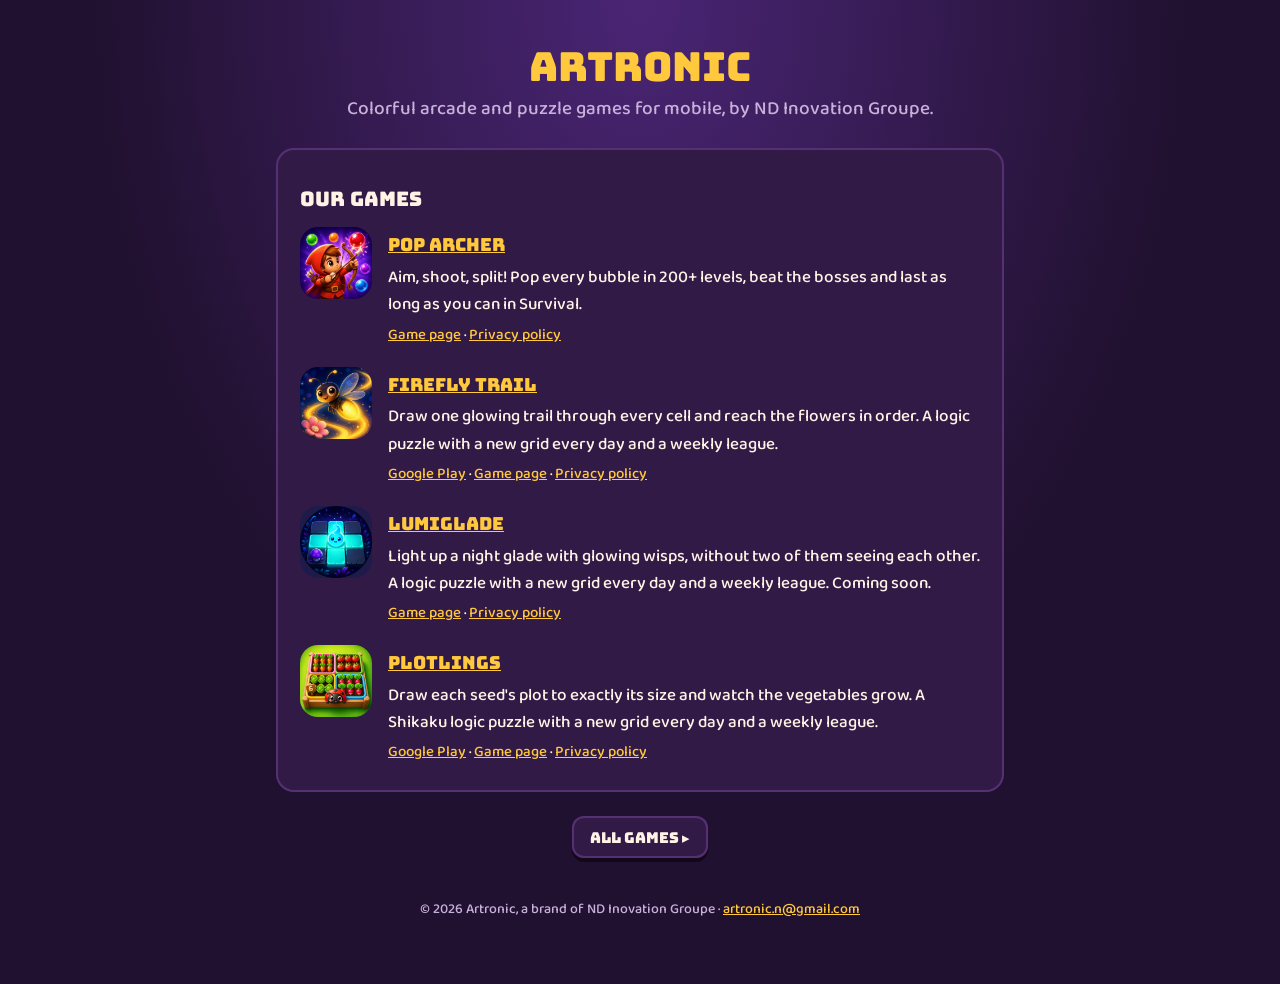
<file: index.html>
<!doctype html>
<html lang="en">
<head>
<meta charset="utf-8">
<meta name="viewport" content="width=device-width, initial-scale=1">
<title>Artronic</title>
<meta name="description" content="Artronic: colorful arcade and puzzle games for mobile.">
<link rel="icon" href="pop-archer/img/icon.png">
<link rel="stylesheet" href="style.css">
</head>
<body>
<main>
  <h1>Artronic</h1>
  <p class="lead">Colorful arcade and puzzle games for mobile, by ND Inovation Groupe.</p>
  <div class="card">
    <h2>Our games</h2>
    <div class="game">
      <img src="pop-archer/img/icon.png" alt="" width="72" height="72">
      <div>
        <h3><a href="pop-archer/">Pop Archer</a></h3>
        <p>Aim, shoot, split! Pop every bubble in 200+ levels, beat the bosses and last as long as you can in Survival.</p>
        <p class="small"><a href="pop-archer/">Game page</a> · <a href="pop-archer/privacy.html">Privacy policy</a></p>
      </div>
    </div>
    <div class="game">
      <img src="firefly-trail/img/icon.png" alt="" width="72" height="72">
      <div>
        <h3><a href="firefly-trail/">Firefly Trail</a></h3>
        <p>Draw one glowing trail through every cell and reach the flowers in order. A logic puzzle with a new grid every day and a weekly league.</p>
        <p class="small"><a href="https://play.google.com/store/apps/details?id=com.artronic.fireflytrail&amp;referrer=utm_source%3Dartronic_site%26utm_medium%3Dweb%26utm_campaign%3Dhome">Google Play</a> · <a href="firefly-trail/">Game page</a> · <a href="firefly-trail/privacy.html">Privacy policy</a></p>
      </div>
    </div>
    <div class="game">
      <img src="lumiglade/img/icon.png" alt="" width="72" height="72">
      <div>
        <h3><a href="lumiglade/">LumiGlade</a></h3>
        <p>Light up a night glade with glowing wisps, without two of them seeing each other. A logic puzzle with a new grid every day and a weekly league. Coming soon.</p>
        <p class="small"><a href="lumiglade/">Game page</a> · <a href="lumiglade/privacy.html">Privacy policy</a></p>
      </div>
    </div>
    <div class="game">
      <img src="plotlings/img/icon.png" alt="" width="72" height="72">
      <div>
        <h3><a href="plotlings/">Plotlings</a></h3>
        <p>Draw each seed's plot to exactly its size and watch the vegetables grow. A Shikaku logic puzzle with a new grid every day and a weekly league.</p>
        <p class="small"><a href="https://play.google.com/store/apps/details?id=com.artronic.plotlings&amp;referrer=utm_source%3Dartronic_site%26utm_medium%3Dweb%26utm_campaign%3Dhome">Google Play</a> · <a href="plotlings/">Game page</a> · <a href="plotlings/privacy.html">Privacy policy</a></p>
      </div>
    </div>
  </div>
  <div class="links">
    <a class="btn ghost" href="play/">All games &#9656;</a>
  </div>
  <footer>© 2026 Artronic, a brand of ND Inovation Groupe · <a href="mailto:artronic.n@gmail.com">artronic.n@gmail.com</a></footer>
</main>
</body>
</html>
</file>
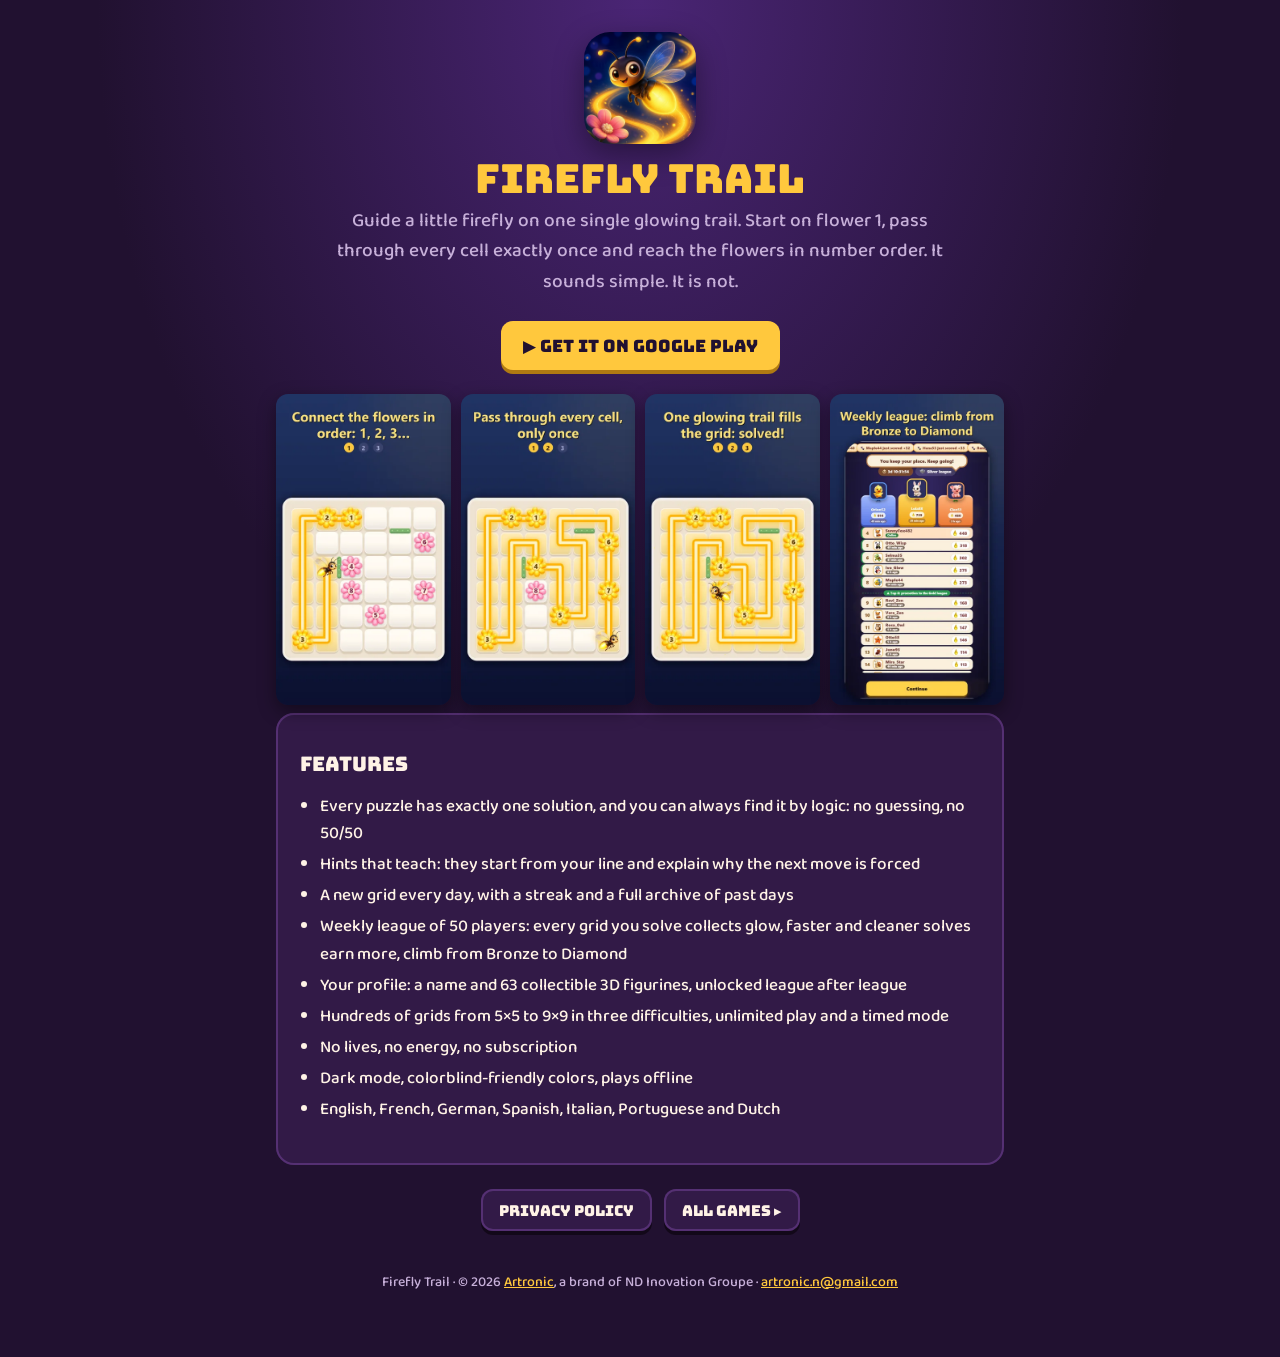
<file: firefly-trail/index.html>
<!doctype html>
<html lang="en">
<head>
<meta charset="utf-8">
<meta name="viewport" content="width=device-width, initial-scale=1">
<title>Firefly Trail</title>
<meta name="description" content="Firefly Trail, now on Google Play: draw one glowing trail through every cell and reach the flowers in order. A logic puzzle with a new grid every day and a weekly league.">
<link rel="icon" href="img/icon.png">
<link rel="stylesheet" href="../style.css">
<style>
.shots { display: grid; grid-template-columns: repeat(4, 1fr); gap: 10px; margin: 24px 0 8px; }
.shots img { width: 100%; height: auto; border-radius: 12px; box-shadow: 0 6px 18px rgba(0,0,0,.4); }
@media (max-width: 560px) { .shots { grid-template-columns: repeat(2, 1fr); } }
.btn.play { font-size: 17px; padding: 12px 22px 10px; }
</style>
</head>
<body>
<main>
  <img class="icon" src="img/icon.png" alt="" width="112" height="112">
  <h1>Firefly Trail</h1>
  <p class="lead">Guide a little firefly on one single glowing trail. Start on flower 1, pass through every cell exactly once and reach the flowers in number order. It sounds simple. It is not.</p>
  <div class="links">
    <a class="btn play" href="https://play.google.com/store/apps/details?id=com.artronic.fireflytrail&amp;referrer=utm_source%3Dartronic_site%26utm_medium%3Dweb%26utm_campaign%3Dgame_page">&#9654; Get it on Google Play</a>
  </div>
  <div class="shots">
    <img src="img/shot-1.webp" alt="Connect the flowers in order: 1, 2, 3" width="432" height="768" loading="lazy">
    <img src="img/shot-2.webp" alt="Pass through every cell, only once" width="432" height="768" loading="lazy">
    <img src="img/shot-3.webp" alt="One glowing trail fills the grid: solved" width="432" height="768" loading="lazy">
    <img src="img/shot-5.webp" alt="Weekly league: climb from Bronze to Diamond" width="432" height="768" loading="lazy">
  </div>
  <div class="card">
    <h2>Features</h2>
    <ul>
      <li>Every puzzle has exactly one solution, and you can always find it by logic: no guessing, no 50/50</li>
      <li>Hints that teach: they start from your line and explain why the next move is forced</li>
      <li>A new grid every day, with a streak and a full archive of past days</li>
      <li>Weekly league of 50 players: every grid you solve collects glow, faster and cleaner solves earn more, climb from Bronze to Diamond</li>
      <li>Your profile: a name and 63 collectible 3D figurines, unlocked league after league</li>
      <li>Hundreds of grids from 5×5 to 9×9 in three difficulties, unlimited play and a timed mode</li>
      <li>No lives, no energy, no subscription</li>
      <li>Dark mode, colorblind-friendly colors, plays offline</li>
      <li>English, French, German, Spanish, Italian, Portuguese and Dutch</li>
    </ul>
  </div>
  <div class="links">
    <a class="btn ghost" href="privacy.html">Privacy policy</a>
    <a class="btn ghost" href="../play/">All games &#9656;</a>
  </div>
  <footer>Firefly Trail · © 2026 <a href="../">Artronic</a>, a brand of ND Inovation Groupe · <a href="mailto:artronic.n@gmail.com">artronic.n@gmail.com</a></footer>
</main>
</body>
</html>
</file>
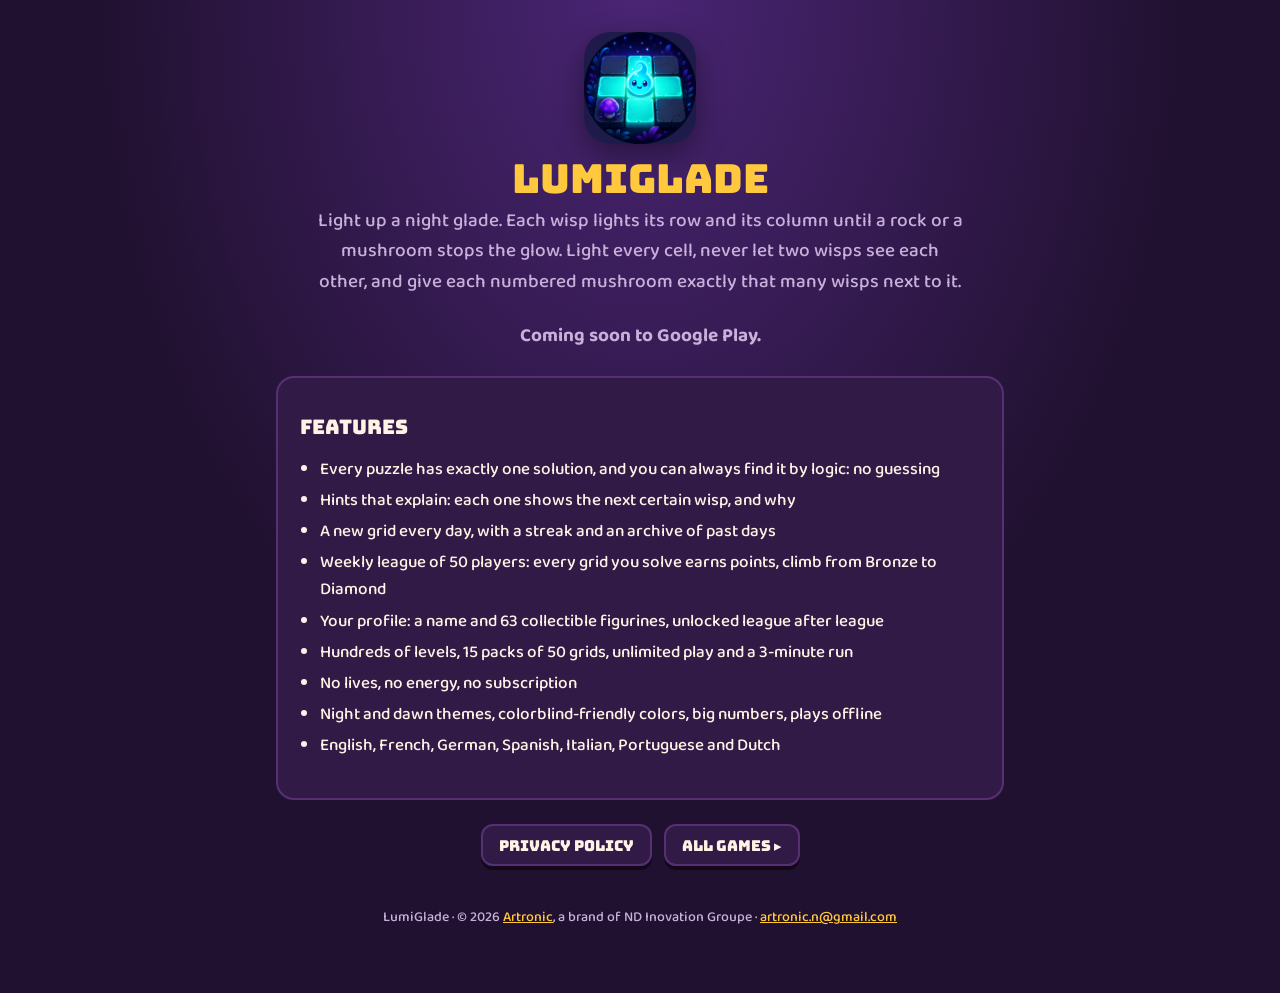
<file: lumiglade/index.html>
<!doctype html>
<html lang="en">
<head>
<meta charset="utf-8">
<meta name="viewport" content="width=device-width, initial-scale=1">
<title>LumiGlade</title>
<meta name="description" content="LumiGlade, a logic puzzle in a night glade: place glowing wisps so every cell is lit, without two wisps seeing each other. Coming soon to Google Play.">
<link rel="icon" href="img/icon.png">
<link rel="stylesheet" href="../style.css">
</head>
<body>
<main>
  <img class="icon" src="img/icon.png" alt="" width="112" height="112">
  <h1>LumiGlade</h1>
  <p class="lead">Light up a night glade. Each wisp lights its row and its column until a rock or a mushroom stops the glow. Light every cell, never let two wisps see each other, and give each numbered mushroom exactly that many wisps next to it.</p>
  <p class="lead"><b>Coming soon to Google Play.</b></p>
  <div class="card">
    <h2>Features</h2>
    <ul>
      <li>Every puzzle has exactly one solution, and you can always find it by logic: no guessing</li>
      <li>Hints that explain: each one shows the next certain wisp, and why</li>
      <li>A new grid every day, with a streak and an archive of past days</li>
      <li>Weekly league of 50 players: every grid you solve earns points, climb from Bronze to Diamond</li>
      <li>Your profile: a name and 63 collectible figurines, unlocked league after league</li>
      <li>Hundreds of levels, 15 packs of 50 grids, unlimited play and a 3-minute run</li>
      <li>No lives, no energy, no subscription</li>
      <li>Night and dawn themes, colorblind-friendly colors, big numbers, plays offline</li>
      <li>English, French, German, Spanish, Italian, Portuguese and Dutch</li>
    </ul>
  </div>
  <div class="links">
    <a class="btn ghost" href="privacy.html">Privacy policy</a>
    <a class="btn ghost" href="../play/">All games &#9656;</a>
  </div>
  <footer>LumiGlade · © 2026 <a href="../">Artronic</a>, a brand of ND Inovation Groupe · <a href="mailto:artronic.n@gmail.com">artronic.n@gmail.com</a></footer>
</main>
</body>
</html>
</file>
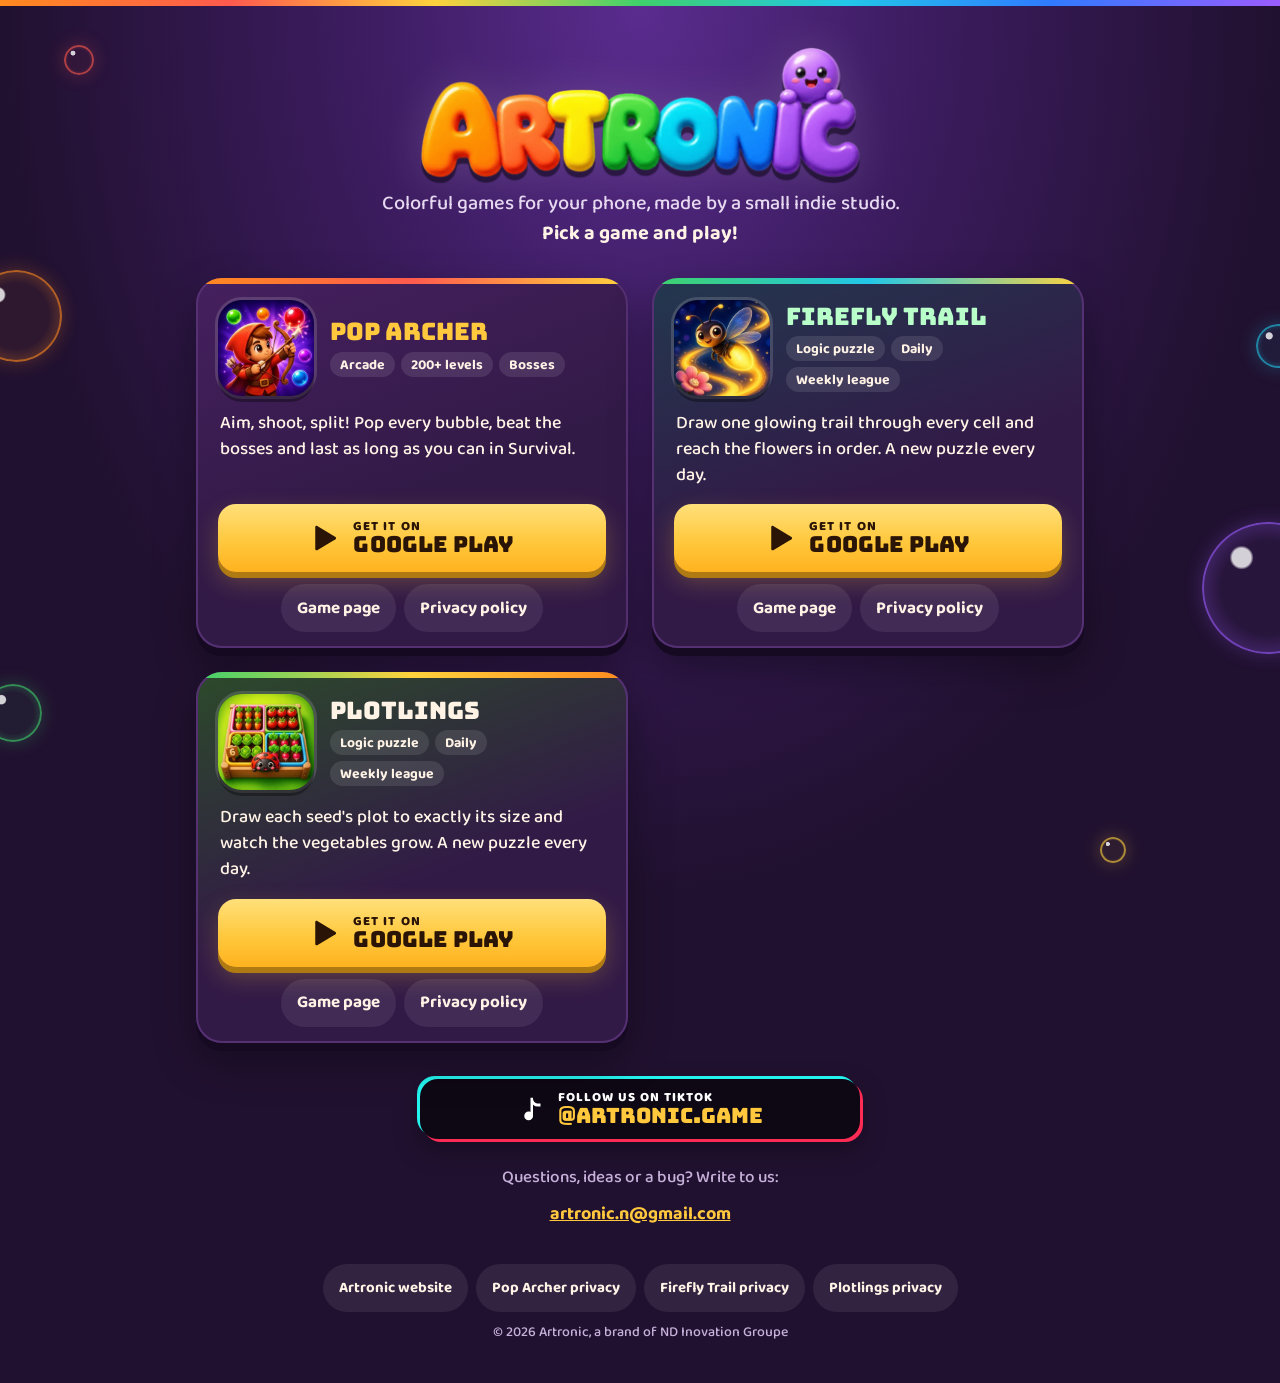
<file: play/index.html>
<!doctype html>
<html lang="en">
<head>
<meta charset="utf-8">
<meta name="viewport" content="width=device-width, initial-scale=1, viewport-fit=cover">
<title>Artronic games: Pop Archer, Firefly Trail and Plotlings</title>
<meta name="description" content="All the Artronic mobile games in one place: Pop Archer, the bubble-popping archery game, and two daily logic puzzles, Firefly Trail and Plotlings, all on Google Play.">
<link rel="canonical" href="https://nazimdebieb.github.io/artronic-site/play/">
<meta name="theme-color" content="#211130">
<meta name="color-scheme" content="dark">
<link rel="icon" type="image/png" sizes="48x48" href="../img/favicon.png">
<link rel="apple-touch-icon" href="../img/apple-touch-icon.png">
<meta property="og:type" content="website">
<meta property="og:site_name" content="Artronic">
<meta property="og:locale" content="en_US">
<meta property="og:url" content="https://nazimdebieb.github.io/artronic-site/play/">
<meta property="og:title" content="Artronic games: all our games in one place">
<meta property="og:description" content="Pop Archer on Google Play: aim, shoot, split! Firefly Trail on Google Play: a new logic puzzle every day.">
<meta property="og:image" content="https://nazimdebieb.github.io/artronic-site/img/og-play.jpg">
<meta property="og:image:type" content="image/jpeg">
<meta property="og:image:width" content="1200">
<meta property="og:image:height" content="630">
<meta property="og:image:alt" content="The Artronic logo above the Pop Archer and Firefly Trail game icons">
<meta name="twitter:card" content="summary_large_image">
<meta name="twitter:title" content="Artronic games: all our games in one place">
<meta name="twitter:description" content="Pop Archer on Google Play: aim, shoot, split! Firefly Trail on Google Play: a new logic puzzle every day.">
<meta name="twitter:image" content="https://nazimdebieb.github.io/artronic-site/img/og-play.jpg">
<meta name="twitter:image:alt" content="The Artronic logo above the Pop Archer and Firefly Trail game icons">
<link rel="preload" href="../fonts/Bungee-400.woff2" as="font" type="font/woff2" crossorigin>
<link rel="preload" href="../fonts/Baloo2.woff2" as="font" type="font/woff2" crossorigin>
<style>
/* Link-in-bio page for TikTok visitors. Same fonts and colors as ../style.css, no external resources. */
@font-face { font-family: 'Bungee'; src: url(../fonts/Bungee-400.woff2) format('woff2'); font-display: swap; }
@font-face { font-family: 'Baloo 2'; src: url(../fonts/Baloo2.woff2) format('woff2'); font-weight: 500 800; font-display: swap; }
:root {
  --bg: #211130; --card: #321a47; --edge: #553073; --ink: #fff3e6; --muted: #c7b0d9; --gold: #ffc83d; --red: #ff5a4e;
  --orange: #ff8a1f; --yellow: #ffd23d; --green: #3fd16b; --cyan: #22c7e8; --blue: #2f7bff; --purple: #9b5cff;
  --rainbow: linear-gradient(90deg, var(--orange), var(--red) 18%, var(--yellow) 34%, var(--green) 50%, var(--cyan) 66%, var(--blue) 82%, var(--purple));
  --display: 'Bungee', 'Arial Black', sans-serif;
  color-scheme: dark;
}
* { box-sizing: border-box; }
html { -webkit-text-size-adjust: 100%; }
body {
  margin: 0; min-height: 100vh; overflow-x: hidden; color: var(--ink); background-color: var(--bg);
  background-image: radial-gradient(ellipse at 50% 0%, #5a2c8f, #3a1b5c 34%, var(--bg) 70%);
  background-attachment: fixed;
  font: 500 17px/1.5 'Baloo 2', 'Trebuchet MS', system-ui, sans-serif;
}
body::before { content: ''; position: fixed; inset: 0 0 auto; height: 6px; background: var(--rainbow); z-index: 1; }
/* Decorative soap bubbles behind the content, like the ones in Pop Archer. */
.bubbles { position: fixed; inset: 0; z-index: -1; overflow: hidden; pointer-events: none; }
.bubbles i {
  position: absolute; width: var(--s); height: var(--s); border-radius: 50%;
  background: radial-gradient(circle at 30% 27%, rgba(255,255,255,.8) 0 7%, rgba(255,255,255,0) 9%),
              radial-gradient(circle, rgba(var(--c),.06) 50%, rgba(var(--c),.5) 100%);
  box-shadow: inset 0 0 0 2px rgba(var(--c),.55), 0 0 18px rgba(var(--c),.25);
  animation: float var(--t, 6s) ease-in-out infinite alternate;
}
.bubbles i:nth-child(1) { --s: 92px;  --c: 255,138,31;  left: -30px; top: 30%; }
.bubbles i:nth-child(2) { --s: 44px;  --c: 34,199,232;  right: -20px; top: 36%; --t: 7s; }
.bubbles i:nth-child(3) { --s: 132px; --c: 155,92,255;  right: -54px; top: 58%; --t: 8s; }
.bubbles i:nth-child(4) { --s: 58px;  --c: 63,209,107;  left: -16px; top: 76%; --t: 5s; }
.bubbles i:nth-child(5) { --s: 30px;  --c: 255,90,78;   left: 5%; top: 5%; --t: 6.5s; }
.bubbles i:nth-child(6) { --s: 26px;  --c: 255,210,61;  right: 12%; top: 93%; --t: 5.5s; }
@keyframes float { to { transform: translateY(-14px); } }
main {
  max-width: 520px; margin: 0 auto;
  padding: max(28px, env(safe-area-inset-top)) max(16px, env(safe-area-inset-right)) max(40px, env(safe-area-inset-bottom)) max(16px, env(safe-area-inset-left));
}
a { color: var(--gold); }
a:focus-visible { outline: 3px solid var(--gold); outline-offset: 3px; }

.top { text-align: center; }
.top h1 { margin: 0; line-height: 0; }
.studio {
  display: block; width: min(380px, 92%); height: auto; margin: 6px auto 0;
  filter: drop-shadow(0 6px 0 rgba(10,4,16,.55)) drop-shadow(0 0 22px rgba(255,255,255,.12));
}
.hello { margin: 10px auto 22px; max-width: 26em; color: #e6d8f0; font-size: 18px; }
.hello b { color: var(--ink); font-weight: 700; }

.games { display: grid; gap: 20px; }
.game {
  position: relative; background: var(--card); border-radius: 26px; padding: 18px 18px 14px;
  box-shadow: inset 0 0 0 2px var(--edge), 0 8px 0 #160a22, 0 18px 40px rgba(0,0,0,.35);
  overflow: hidden;
}
.game::before { content: ''; position: absolute; inset: 0 0 auto; height: 6px; background: var(--accent); }
.game.pa { --accent: linear-gradient(90deg, var(--orange), var(--red), var(--yellow)); background: linear-gradient(160deg, #46205f, var(--card) 55%); }
.game.ff { --accent: linear-gradient(90deg, var(--green), var(--cyan), var(--yellow)); background: linear-gradient(160deg, #23384f, var(--card) 55%); }
.game.pl { --accent: linear-gradient(90deg, var(--green), var(--yellow), var(--orange)); background: linear-gradient(160deg, #2c4a2a, var(--card) 55%); }
.head { display: flex; gap: 16px; align-items: center; }
.head img { flex: none; width: 96px; height: 96px; border-radius: 24px; box-shadow: 0 6px 0 rgba(0,0,0,.35), 0 0 0 3px rgba(255,255,255,.14); }
.game h2 { font-family: var(--display); font-weight: 400; font-size: 24px; line-height: 1.1; margin: 0 0 6px; }
.pa h2 { color: var(--gold); }
.ff h2 { color: #b8ffc9; }
.tags { display: flex; flex-wrap: wrap; gap: 6px; margin: 0; padding: 0; list-style: none; }
.tags li { font-size: 14px; font-weight: 700; line-height: 1; padding: 6px 10px 5px; border-radius: 99px; background: rgba(255,255,255,.1); color: var(--ink); }
.tags li.soon { background: var(--green); color: #0f2a17; }
.pitch { margin: 14px 2px 16px; font-size: 18px; line-height: 1.45; }

.cta {
  display: flex; align-items: center; justify-content: center; gap: 14px; min-height: 68px; padding: 10px 18px;
  border-radius: 18px; text-decoration: none; color: #2a1405; background: linear-gradient(180deg, #ffe07a, var(--gold) 55%, #ffb21f);
  box-shadow: 0 6px 0 #b07a12, 0 10px 24px rgba(255,200,61,.25); transition: transform .08s, box-shadow .08s;
}
.cta:active { transform: translateY(4px); box-shadow: 0 2px 0 #b07a12; }
.cta svg { flex: none; width: 30px; height: 30px; }
.cta span { display: flex; flex-direction: column; align-items: flex-start; line-height: 1.05; }
.cta small { font: 800 13px/1 'Baloo 2', system-ui, sans-serif; letter-spacing: .08em; text-transform: uppercase; }
.cta strong { font-family: var(--display); font-weight: 400; font-size: 22px; letter-spacing: .01em; }
.cta.soon { color: var(--ink); background: #241336; box-shadow: inset 0 0 0 2px #3f8f5c, 0 6px 0 #120819; }
.cta.soon:active { box-shadow: inset 0 0 0 2px #3f8f5c, 0 2px 0 #120819; }
.cta.soon strong { color: #b8ffc9; }
.cta.soon .go { margin-left: auto; font-family: var(--display); font-size: 22px; color: var(--muted); }

.more { display: flex; flex-wrap: wrap; justify-content: center; gap: 8px; margin: 12px 0 0; padding: 0; list-style: none; }
.more a, .foot a {
  display: inline-flex; align-items: center; min-height: 48px; padding: 0 16px; border-radius: 99px;
  font-weight: 700; text-decoration: none; color: var(--ink); background: rgba(255,255,255,.08);
}
.more a:hover, .foot a:hover { background: rgba(255,255,255,.16); }

.social { margin: 30px 0 0; text-align: center; }
.tiktok {
  display: inline-flex; align-items: center; justify-content: center; gap: 10px; min-height: 60px; width: 100%; padding: 8px 20px;
  border-radius: 18px; text-decoration: none; color: #fff; background: #0e0714;
  box-shadow: -3px -3px 0 #25f4ee, 3px 3px 0 #fe2c55, 0 10px 26px rgba(0,0,0,.35); transition: transform .08s;
}
.tiktok:active { transform: translateY(2px); }
.tiktok svg { flex: none; width: 30px; height: 30px; }
.tiktok span { display: flex; flex-direction: column; align-items: flex-start; line-height: 1.1; }
.tiktok small { font: 800 13px/1 'Baloo 2', system-ui, sans-serif; letter-spacing: .08em; text-transform: uppercase; }
.tiktok b { font-family: var(--display); font-weight: 400; font-size: 21px; color: var(--gold); }

.contact { margin: 26px auto 0; max-width: 30em; text-align: center; color: var(--muted); }
.contact a {
  display: inline-flex; align-items: center; min-height: 48px; padding: 0 6px; font-weight: 700; font-size: 18px; word-break: break-all;
}

.foot { margin: 26px 0 0; text-align: center; color: var(--muted); font-size: 14px; }
.foot nav { display: flex; flex-wrap: wrap; justify-content: center; gap: 8px; margin-bottom: 10px; }
.foot a { font-size: 15px; }
.foot p { margin: 0; }

@media (min-width: 820px) {
  main { max-width: 920px; padding-top: 40px; }
  .studio { width: 440px; }
  .hello { font-size: 20px; margin-bottom: 30px; }
  .games { grid-template-columns: 1fr 1fr; gap: 24px; }
  .game { display: flex; flex-direction: column; padding: 22px 22px 16px; }
  .pitch { flex: 1; }
  .social { max-width: 440px; margin: 36px auto 0; }
}
@media (max-width: 379px) {
  .head img { width: 80px; height: 80px; border-radius: 20px; }
  .game h2 { font-size: 21px; }
  .cta strong { font-size: 20px; }
}
@media (prefers-reduced-motion: reduce) { .cta, .tiktok { transition: none; } .bubbles i { animation: none; } }
</style>
</head>
<body>
<div class="bubbles" aria-hidden="true"><i></i><i></i><i></i><i></i><i></i><i></i></div>
<main>
  <header class="top">
    <h1><img class="studio" src="../img/artronic.png" alt="Artronic" width="900" height="270" fetchpriority="high"></h1>
    <p class="hello">Colorful games for your phone, made by a small indie studio. <b>Pick a game and play!</b></p>
  </header>

  <section class="games" aria-label="Our games">
    <article class="game pa">
      <div class="head">
        <img src="img/pop-archer.webp" alt="" width="96" height="96">
        <div>
          <h2>Pop Archer</h2>
          <ul class="tags" aria-label="About the game"><li>Arcade</li><li>200+ levels</li><li>Bosses</li></ul>
        </div>
      </div>
      <p class="pitch">Aim, shoot, split! Pop every bubble, beat the bosses and last as long as you can in Survival.</p>
      <a class="cta" href="https://play.google.com/store/apps/details?id=com.artronic.poparcher&amp;referrer=utm_source%3Dtiktok%26utm_medium%3Dbio%26utm_campaign%3Dprofile">
        <svg viewBox="0 0 24 24" aria-hidden="true"><path d="M5 3.2v17.6c0 .8.9 1.3 1.6.9l14.6-8.8c.6-.4.6-1.3 0-1.7L6.6 2.3C5.9 1.9 5 2.4 5 3.2z" fill="currentColor"/></svg>
        <span><small>Get it on</small><strong>Google Play</strong></span>
      </a>
      <ul class="more">
        <li><a href="../pop-archer/">Game page</a></li>
        <li><a href="../pop-archer/privacy.html">Privacy policy</a></li>
      </ul>
    </article>

    <article class="game ff">
      <div class="head">
        <img src="img/firefly-trail.webp" alt="" width="96" height="96">
        <div>
          <h2>Firefly Trail</h2>
          <ul class="tags" aria-label="About the game"><li>Logic puzzle</li><li>Daily</li><li>Weekly league</li></ul>
        </div>
      </div>
      <p class="pitch">Draw one glowing trail through every cell and reach the flowers in order. A new puzzle every day.</p>
      <a class="cta" href="https://play.google.com/store/apps/details?id=com.artronic.fireflytrail&amp;referrer=utm_source%3Dtiktok%26utm_medium%3Dbio%26utm_campaign%3Dprofile">
        <svg viewBox="0 0 24 24" aria-hidden="true"><path d="M5 3.2v17.6c0 .8.9 1.3 1.6.9l14.6-8.8c.6-.4.6-1.3 0-1.7L6.6 2.3C5.9 1.9 5 2.4 5 3.2z" fill="currentColor"/></svg>
        <span><small>Get it on</small><strong>Google Play</strong></span>
      </a>
      <ul class="more">
        <li><a href="../firefly-trail/">Game page</a></li>
        <li><a href="../firefly-trail/privacy.html">Privacy policy</a></li>
      </ul>
    </article>
    <article class="game pl">
      <div class="head">
        <img src="img/plotlings.webp" alt="" width="96" height="96">
        <div>
          <h2>Plotlings</h2>
          <ul class="tags" aria-label="About the game"><li>Logic puzzle</li><li>Daily</li><li>Weekly league</li></ul>
        </div>
      </div>
      <p class="pitch">Draw each seed's plot to exactly its size and watch the vegetables grow. A new puzzle every day.</p>
      <a class="cta" href="https://play.google.com/store/apps/details?id=com.artronic.plotlings&amp;referrer=utm_source%3Dtiktok%26utm_medium%3Dbio%26utm_campaign%3Dprofile">
        <svg viewBox="0 0 24 24" aria-hidden="true"><path d="M5 3.2v17.6c0 .8.9 1.3 1.6.9l14.6-8.8c.6-.4.6-1.3 0-1.7L6.6 2.3C5.9 1.9 5 2.4 5 3.2z" fill="currentColor"/></svg>
        <span><small>Get it on</small><strong>Google Play</strong></span>
      </a>
      <ul class="more">
        <li><a href="../plotlings/">Game page</a></li>
        <li><a href="../plotlings/privacy.html">Privacy policy</a></li>
      </ul>
    </article>
  </section>

  <p class="social">
    <a class="tiktok" href="https://www.tiktok.com/@artronic.game">
      <svg viewBox="0 0 24 24" aria-hidden="true"><path d="M12 17.5a3.5 3.5 0 1 1-3.5-3.5c.53 0 1.03.12 1.5.33V3h2v.5c0 2.2 1.8 4 4 4h2v2.5h-2a6 6 0 0 1-4-1.5z" fill="currentColor"/></svg>
      <span><small>Follow us on TikTok</small><b>@artronic.game</b></span>
    </a>
  </p>

  <p class="contact">Questions, ideas or a bug? Write to us:<br><a href="mailto:artronic.n@gmail.com">artronic.n@gmail.com</a></p>

  <footer class="foot">
    <nav aria-label="More links">
      <a href="../">Artronic website</a>
      <a href="../pop-archer/privacy.html">Pop Archer privacy</a>
      <a href="../firefly-trail/privacy.html">Firefly Trail privacy</a>
      <a href="../plotlings/privacy.html">Plotlings privacy</a>
    </nav>
    <p>© 2026 Artronic, a brand of ND Inovation Groupe</p>
  </footer>
</main>
</body>
</html>
</file>
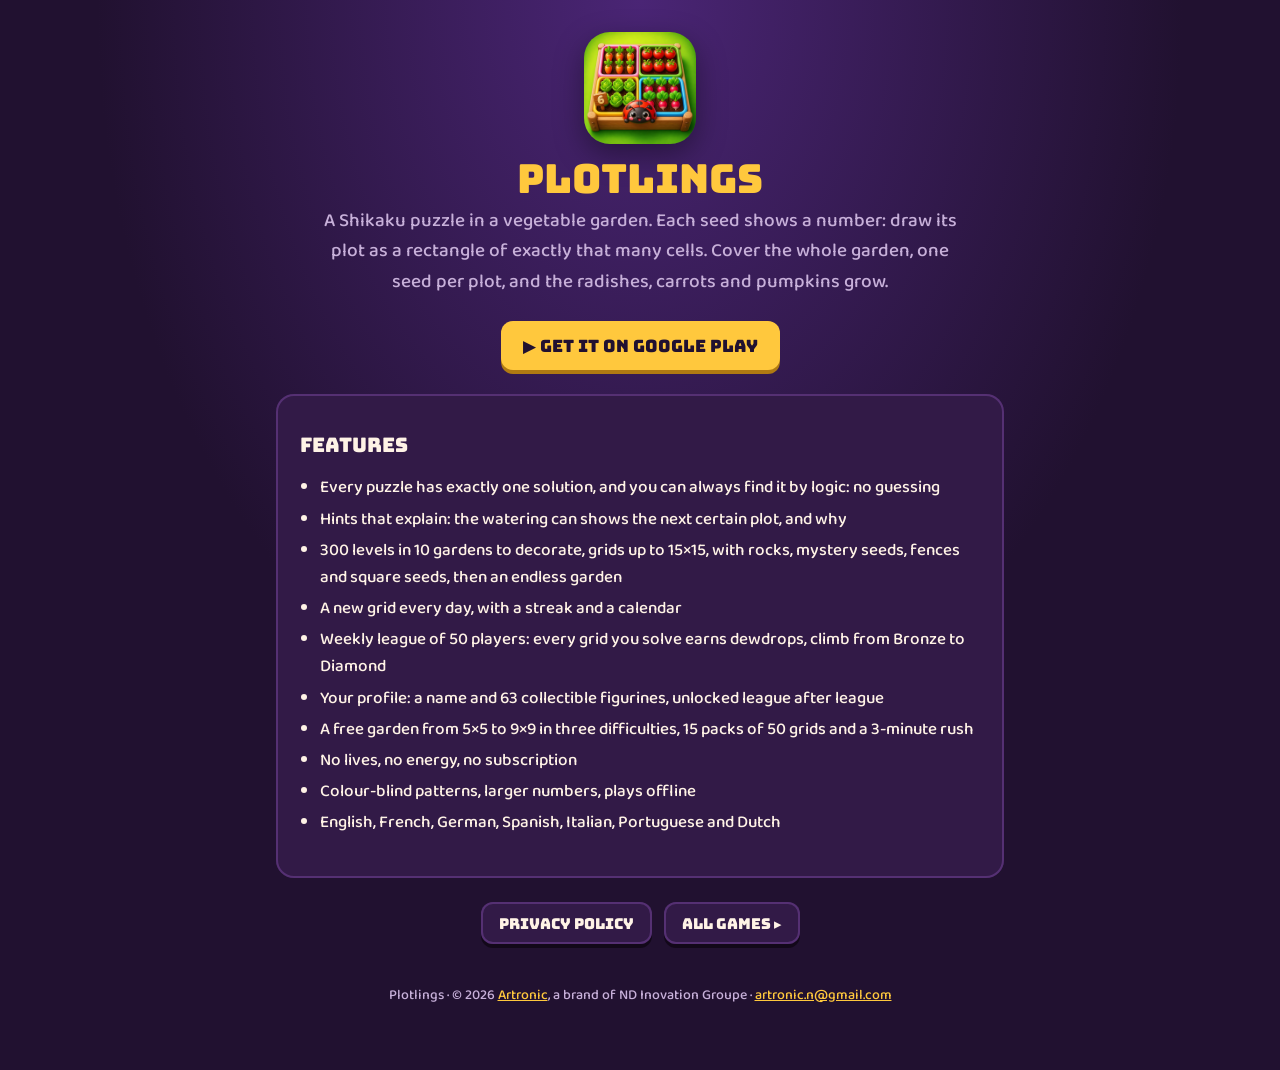
<file: plotlings/index.html>
<!doctype html>
<html lang="en">
<head>
<meta charset="utf-8">
<meta name="viewport" content="width=device-width, initial-scale=1">
<title>Plotlings</title>
<meta name="description" content="Plotlings, a Shikaku logic puzzle in a vegetable garden: draw each seed's plot to exactly its size and watch the vegetables grow. Now on Google Play, with a new grid every day and a weekly league.">
<link rel="icon" href="img/icon.png">
<link rel="stylesheet" href="../style.css">
<style>
.btn.play { font-size: 17px; padding: 12px 22px 10px; }
</style>
</head>
<body>
<main>
  <img class="icon" src="img/icon.png" alt="" width="112" height="112">
  <h1>Plotlings</h1>
  <p class="lead">A Shikaku puzzle in a vegetable garden. Each seed shows a number: draw its plot as a rectangle of exactly that many cells. Cover the whole garden, one seed per plot, and the radishes, carrots and pumpkins grow.</p>
  <div class="links">
    <a class="btn play" href="https://play.google.com/store/apps/details?id=com.artronic.plotlings&amp;referrer=utm_source%3Dartronic_site%26utm_medium%3Dweb%26utm_campaign%3Dgame_page">&#9654; Get it on Google Play</a>
  </div>
  <div class="card">
    <h2>Features</h2>
    <ul>
      <li>Every puzzle has exactly one solution, and you can always find it by logic: no guessing</li>
      <li>Hints that explain: the watering can shows the next certain plot, and why</li>
      <li>300 levels in 10 gardens to decorate, grids up to 15×15, with rocks, mystery seeds, fences and square seeds, then an endless garden</li>
      <li>A new grid every day, with a streak and a calendar</li>
      <li>Weekly league of 50 players: every grid you solve earns dewdrops, climb from Bronze to Diamond</li>
      <li>Your profile: a name and 63 collectible figurines, unlocked league after league</li>
      <li>A free garden from 5×5 to 9×9 in three difficulties, 15 packs of 50 grids and a 3-minute rush</li>
      <li>No lives, no energy, no subscription</li>
      <li>Colour-blind patterns, larger numbers, plays offline</li>
      <li>English, French, German, Spanish, Italian, Portuguese and Dutch</li>
    </ul>
  </div>
  <div class="links">
    <a class="btn ghost" href="privacy.html">Privacy policy</a>
    <a class="btn ghost" href="../play/">All games &#9656;</a>
  </div>
  <footer>Plotlings · © 2026 <a href="../">Artronic</a>, a brand of ND Inovation Groupe · <a href="mailto:artronic.n@gmail.com">artronic.n@gmail.com</a></footer>
</main>
</body>
</html>
</file>
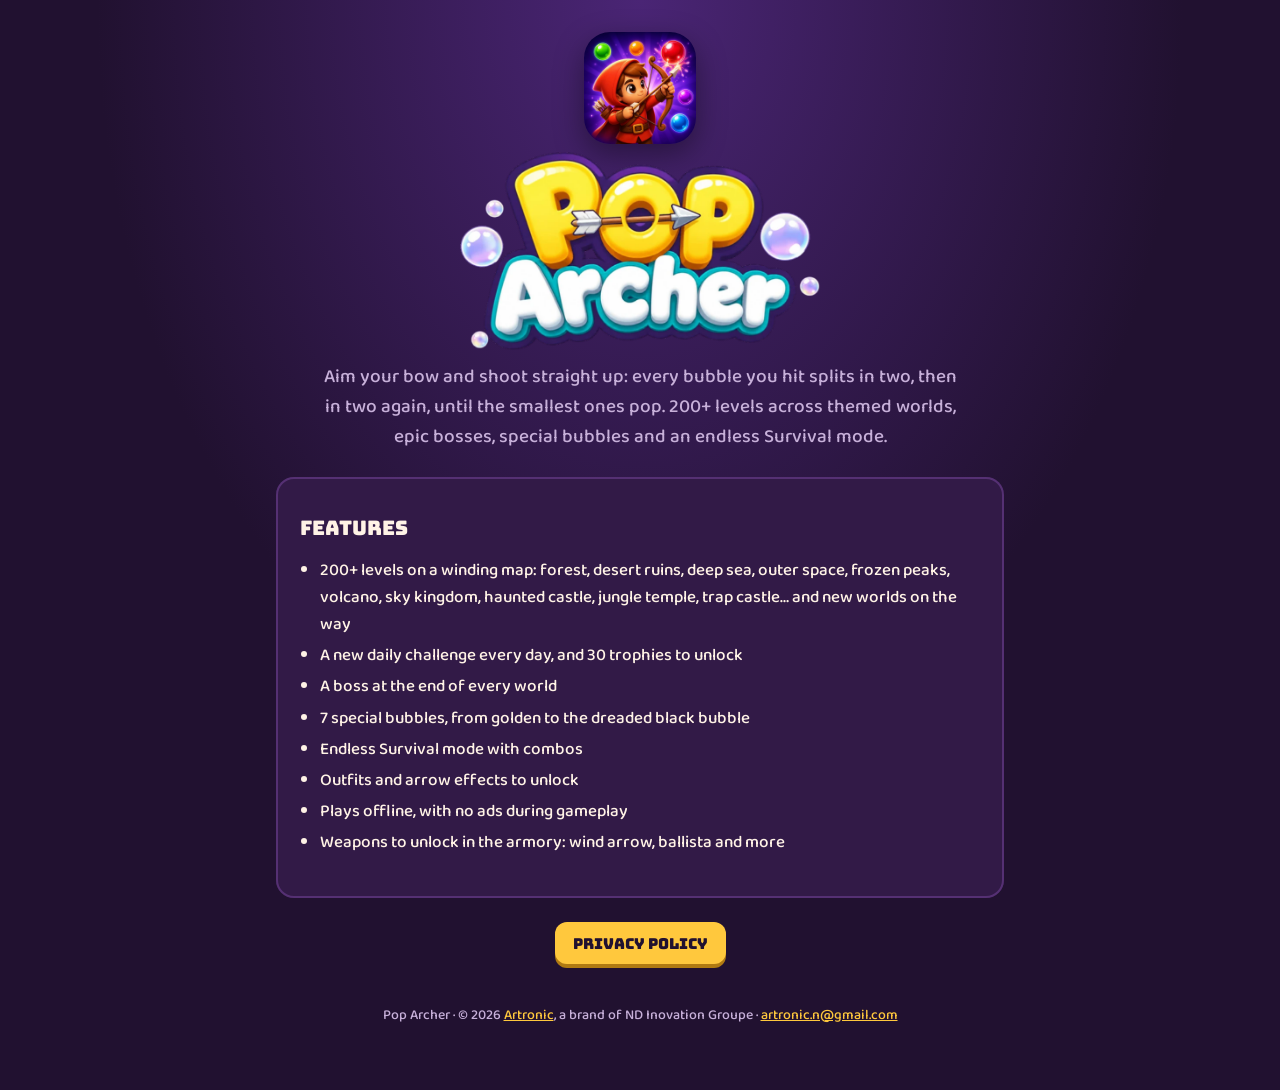
<file: pop-archer/index.html>
<!doctype html>
<html lang="en">
<head>
<meta charset="utf-8">
<meta name="viewport" content="width=device-width, initial-scale=1">
<title>Pop Archer</title>
<meta name="description" content="Pop Archer: aim, shoot, split! Pop every bubble in 200+ levels and an endless Survival mode.">
<link rel="icon" href="img/icon.png">
<link rel="stylesheet" href="../style.css">
</head>
<body>
<main>
  <img class="icon" src="img/icon.png" alt="" width="112" height="112">
  <img class="logo" src="img/logo.webp" alt="Pop Archer" width="822" height="451">
  <p class="lead">Aim your bow and shoot straight up: every bubble you hit splits in two, then in two again, until the smallest ones pop. 200+ levels across themed worlds, epic bosses, special bubbles and an endless Survival mode.</p>
  <div class="card">
    <h2>Features</h2>
    <ul>
      <li>200+ levels on a winding map: forest, desert ruins, deep sea, outer space, frozen peaks, volcano, sky kingdom, haunted castle, jungle temple, trap castle… and new worlds on the way</li>
      <li>A new daily challenge every day, and 30 trophies to unlock</li>
      <li>A boss at the end of every world</li>
      <li>7 special bubbles, from golden to the dreaded black bubble</li>
      <li>Endless Survival mode with combos</li>
      <li>Outfits and arrow effects to unlock</li>
      <li>Plays offline, with no ads during gameplay</li>
      <li>Weapons to unlock in the armory: wind arrow, ballista and more</li>
    </ul>
  </div>
  <div class="links">
    <a class="btn" href="privacy.html">Privacy policy</a>
  </div>
  <footer>Pop Archer · © 2026 <a href="../">Artronic</a>, a brand of ND Inovation Groupe · <a href="mailto:artronic.n@gmail.com">artronic.n@gmail.com</a></footer>
</main>
</body>
</html>
</file>
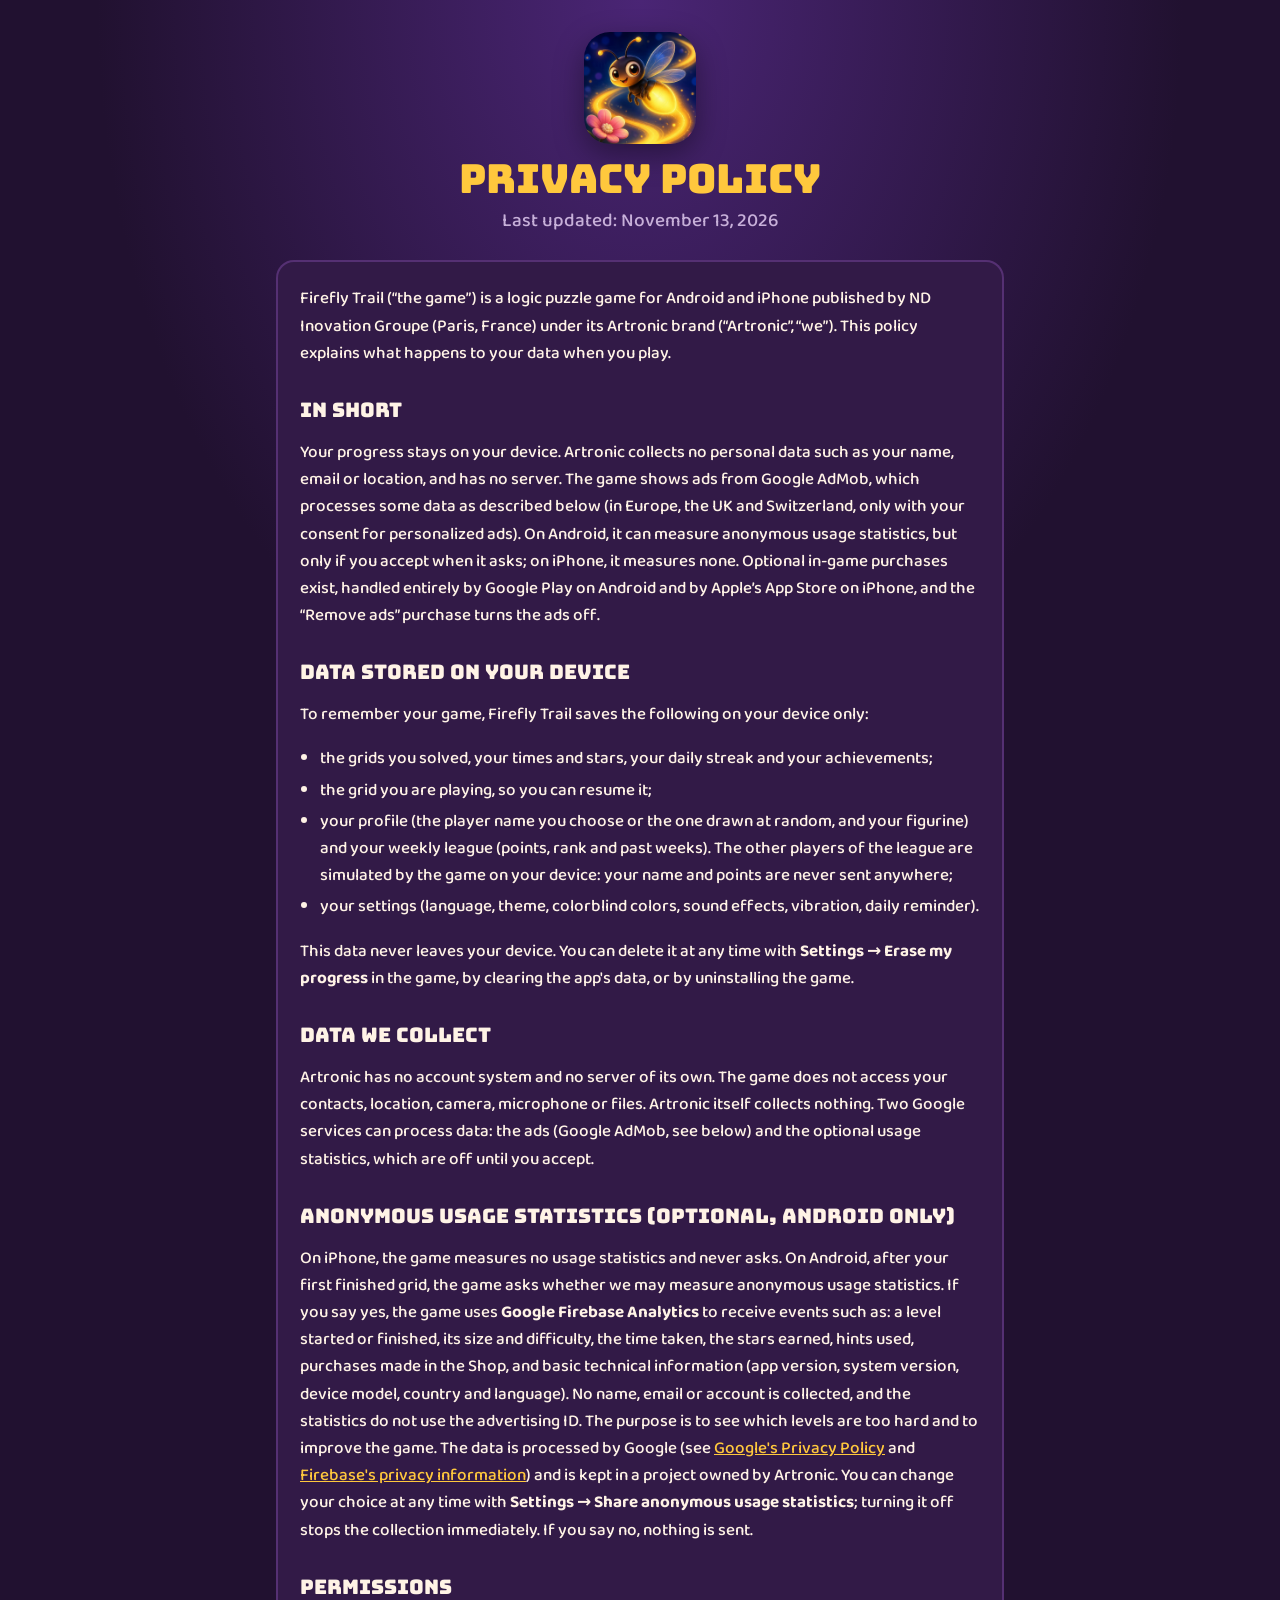
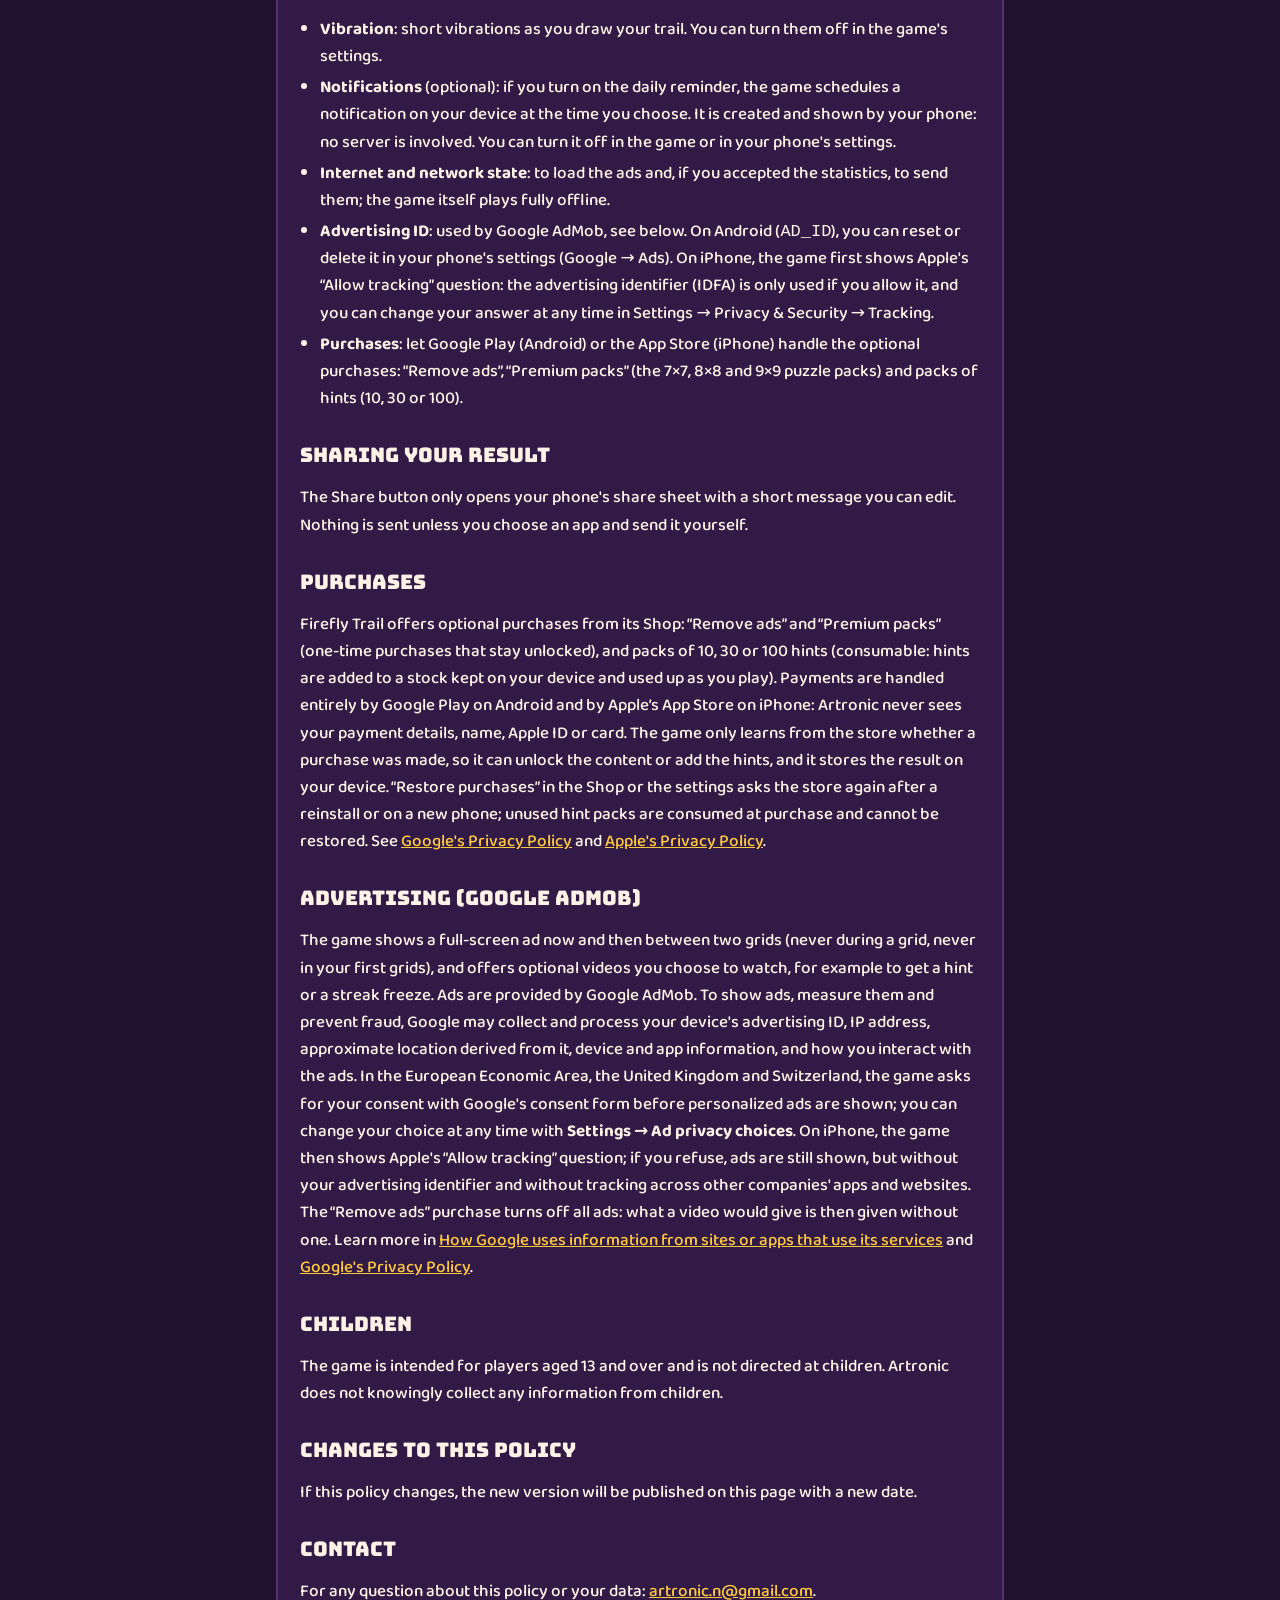
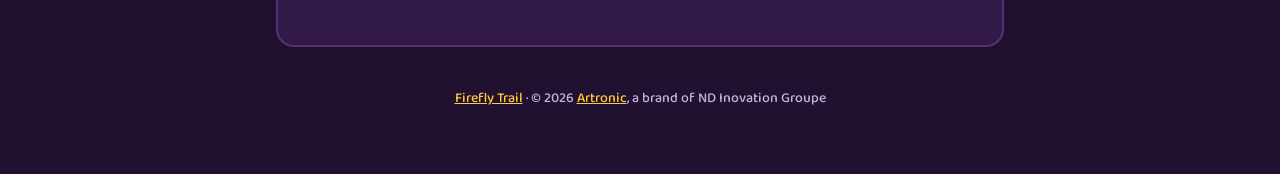
<file: firefly-trail/privacy.html>
<!doctype html>
<html lang="en">
<head>
<meta charset="utf-8">
<meta name="viewport" content="width=device-width, initial-scale=1">
<title>Firefly Trail · Privacy policy</title>
<meta name="description" content="Privacy policy of the Firefly Trail game for Android and iPhone.">
<link rel="icon" href="img/icon.png">
<link rel="stylesheet" href="../style.css">
</head>
<body>
<main>
  <a href="./"><img class="icon" src="img/icon.png" alt="Firefly Trail, back to the game page" width="112" height="112"></a>
  <h1>Privacy policy</h1>
  <p class="lead">Last updated: <!-- DATE -->November 13, 2026</p>
  <div class="card">
    <p>Firefly Trail (“the game”) is a logic puzzle game for Android and iPhone published by ND Inovation Groupe (Paris, France) under its Artronic brand (“Artronic”, “we”). This policy explains what happens to your data when you play.</p>

    <h2>In short</h2>
    <p>Your progress stays on your device. Artronic collects no personal data such as your name, email or location, and has no server. The game shows ads from Google AdMob, which processes some data as described below (in Europe, the UK and Switzerland, only with your consent for personalized ads). On Android, it can measure anonymous usage statistics, but only if you accept when it asks; on iPhone, it measures none. Optional in-game purchases exist, handled entirely by Google Play on Android and by Apple’s App Store on iPhone, and the “Remove ads” purchase turns the ads off.</p>

    <h2>Data stored on your device</h2>
    <p>To remember your game, Firefly Trail saves the following on your device only:</p>
    <ul>
      <li>the grids you solved, your times and stars, your daily streak and your achievements;</li>
      <li>the grid you are playing, so you can resume it;</li>
      <li>your profile (the player name you choose or the one drawn at random, and your figurine) and your weekly league (points, rank and past weeks). The other players of the league are simulated by the game on your device: your name and points are never sent anywhere;</li>
      <li>your settings (language, theme, colorblind colors, sound effects, vibration, daily reminder).</li>
    </ul>
    <p>This data never leaves your device. You can delete it at any time with <b>Settings → Erase my progress</b> in the game, by clearing the app's data, or by uninstalling the game.</p>

    <h2>Data we collect</h2>
    <p>Artronic has no account system and no server of its own. The game does not access your contacts, location, camera, microphone or files. Artronic itself collects nothing. Two Google services can process data: the ads (Google AdMob, see below) and the optional usage statistics, which are off until you accept.</p>

    <h2>Anonymous usage statistics (optional, Android only)</h2>
    <p>On iPhone, the game measures no usage statistics and never asks. On Android, after your first finished grid, the game asks whether we may measure anonymous usage statistics. If you say yes, the game uses <b>Google Firebase Analytics</b> to receive events such as: a level started or finished, its size and difficulty, the time taken, the stars earned, hints used, purchases made in the Shop, and basic technical information (app version, system version, device model, country and language). No name, email or account is collected, and the statistics do not use the advertising ID. The purpose is to see which levels are too hard and to improve the game. The data is processed by Google (see <a href="https://policies.google.com/privacy">Google's Privacy Policy</a> and <a href="https://firebase.google.com/support/privacy">Firebase's privacy information</a>) and is kept in a project owned by Artronic. You can change your choice at any time with <b>Settings → Share anonymous usage statistics</b>; turning it off stops the collection immediately. If you say no, nothing is sent.</p>

    <h2>Permissions</h2>
    <ul>
      <li><b>Vibration</b>: short vibrations as you draw your trail. You can turn them off in the game's settings.</li>
      <li><b>Notifications</b> (optional): if you turn on the daily reminder, the game schedules a notification on your device at the time you choose. It is created and shown by your phone: no server is involved. You can turn it off in the game or in your phone's settings.</li>
      <li><b>Internet and network state</b>: to load the ads and, if you accepted the statistics, to send them; the game itself plays fully offline.</li>
      <li><b>Advertising ID</b>: used by Google AdMob, see below. On Android (<code>AD_ID</code>), you can reset or delete it in your phone's settings (Google → Ads). On iPhone, the game first shows Apple's “Allow tracking” question: the advertising identifier (IDFA) is only used if you allow it, and you can change your answer at any time in Settings → Privacy &amp; Security → Tracking.</li>
      <li><b>Purchases</b>: let Google Play (Android) or the App Store (iPhone) handle the optional purchases: “Remove ads”, “Premium packs” (the 7×7, 8×8 and 9×9 puzzle packs) and packs of hints (10, 30 or 100).</li>
    </ul>

    <h2>Sharing your result</h2>
    <p>The Share button only opens your phone's share sheet with a short message you can edit. Nothing is sent unless you choose an app and send it yourself.</p>

    <h2>Purchases</h2>
    <p>Firefly Trail offers optional purchases from its Shop: “Remove ads” and “Premium packs” (one-time purchases that stay unlocked), and packs of 10, 30 or 100 hints (consumable: hints are added to a stock kept on your device and used up as you play). Payments are handled entirely by Google Play on Android and by Apple’s App Store on iPhone: Artronic never sees your payment details, name, Apple ID or card. The game only learns from the store whether a purchase was made, so it can unlock the content or add the hints, and it stores the result on your device. “Restore purchases” in the Shop or the settings asks the store again after a reinstall or on a new phone; unused hint packs are consumed at purchase and cannot be restored. See <a href="https://policies.google.com/privacy">Google's Privacy Policy</a> and <a href="https://www.apple.com/legal/privacy/">Apple's Privacy Policy</a>.</p>

    <h2>Advertising (Google AdMob)</h2>
    <p>The game shows a full-screen ad now and then between two grids (never during a grid, never in your first grids), and offers optional videos you choose to watch, for example to get a hint or a streak freeze. Ads are provided by Google AdMob. To show ads, measure them and prevent fraud, Google may collect and process your device's advertising ID, IP address, approximate location derived from it, device and app information, and how you interact with the ads. In the European Economic Area, the United Kingdom and Switzerland, the game asks for your consent with Google's consent form before personalized ads are shown; you can change your choice at any time with <b>Settings → Ad privacy choices</b>. On iPhone, the game then shows Apple's “Allow tracking” question; if you refuse, ads are still shown, but without your advertising identifier and without tracking across other companies' apps and websites. The “Remove ads” purchase turns off all ads: what a video would give is then given without one. Learn more in <a href="https://policies.google.com/technologies/partner-sites">How Google uses information from sites or apps that use its services</a> and <a href="https://policies.google.com/privacy">Google's Privacy Policy</a>.</p>

    <h2>Children</h2>
    <p>The game is intended for players aged 13 and over and is not directed at children. Artronic does not knowingly collect any information from children.</p>

    <h2>Changes to this policy</h2>
    <p>If this policy changes, the new version will be published on this page with a new date.</p>

    <h2>Contact</h2>
    <p>For any question about this policy or your data: <!-- CONTACT --><a href="mailto:artronic.n@gmail.com">artronic.n@gmail.com</a>.</p>
  </div>
  <footer><a href="./">Firefly Trail</a> · © 2026 <a href="../">Artronic</a>, a brand of ND Inovation Groupe</footer>
</main>
</body>
</html>
</file>
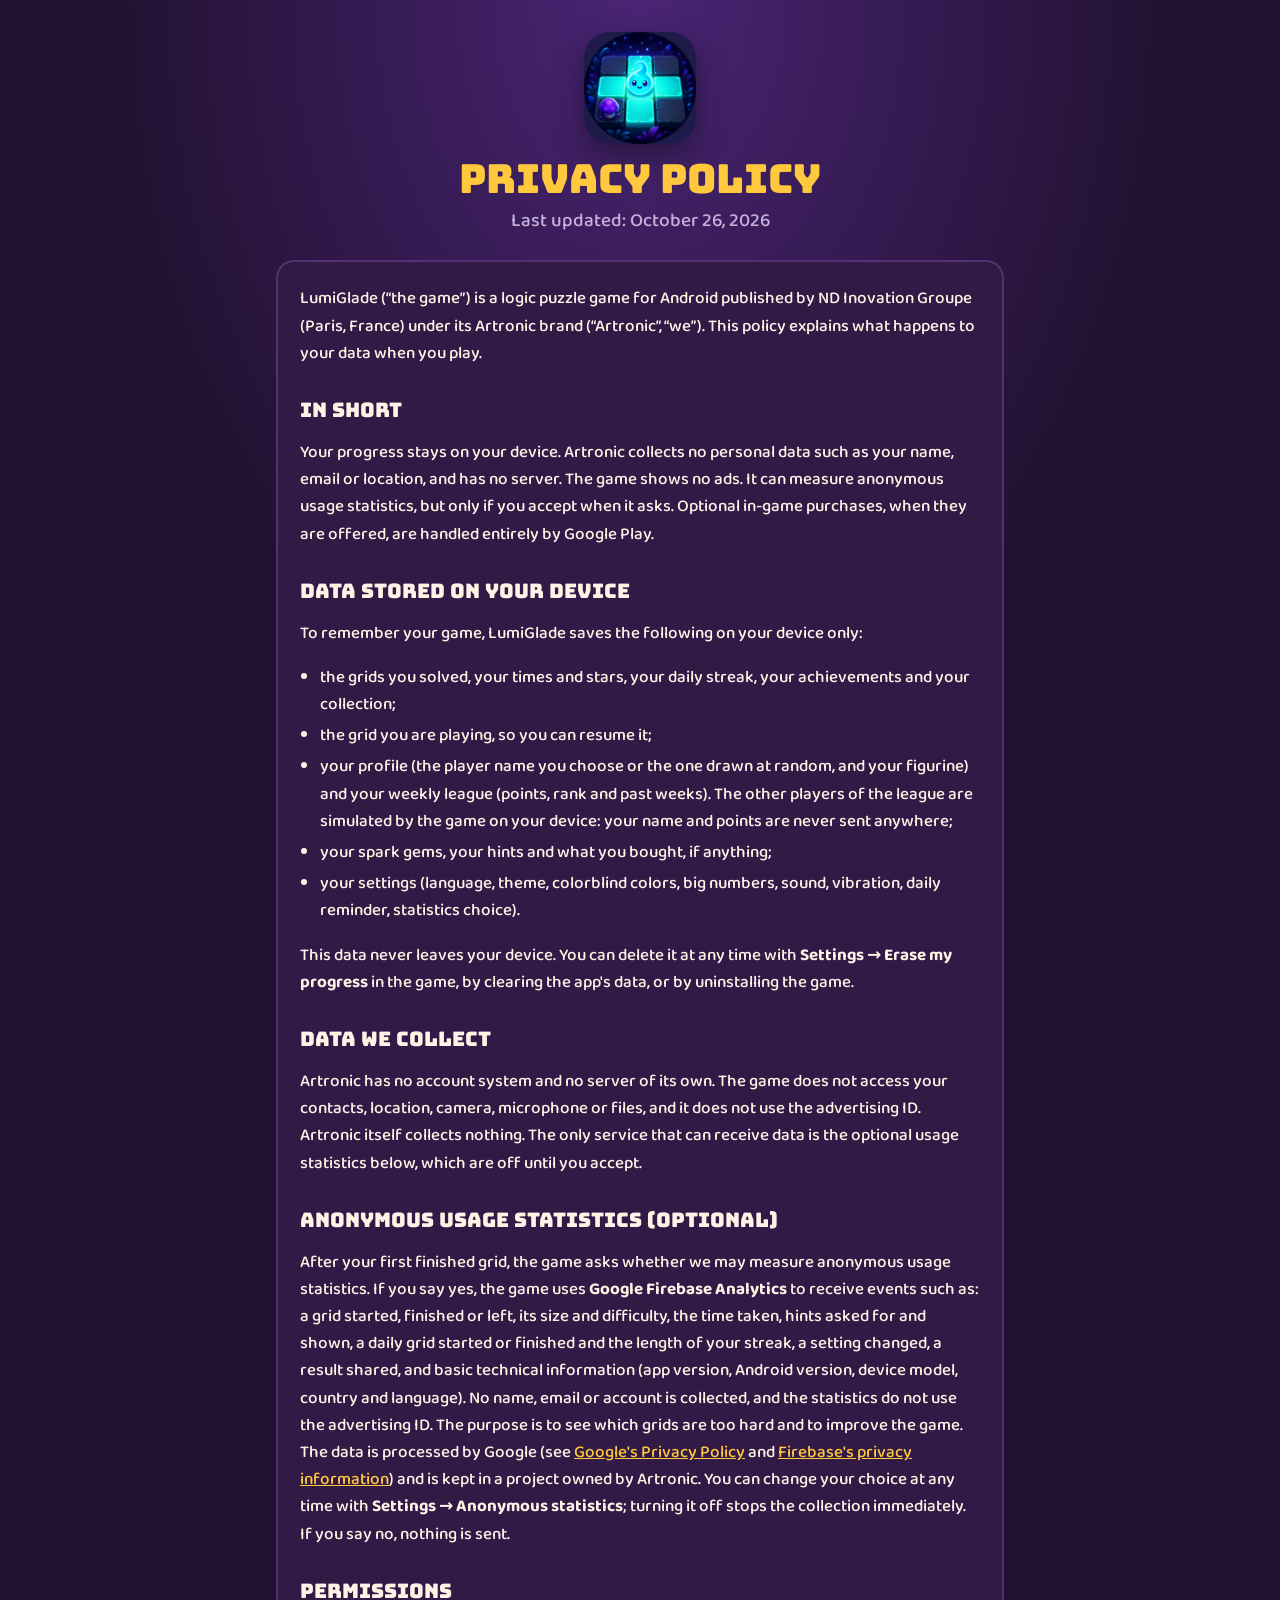
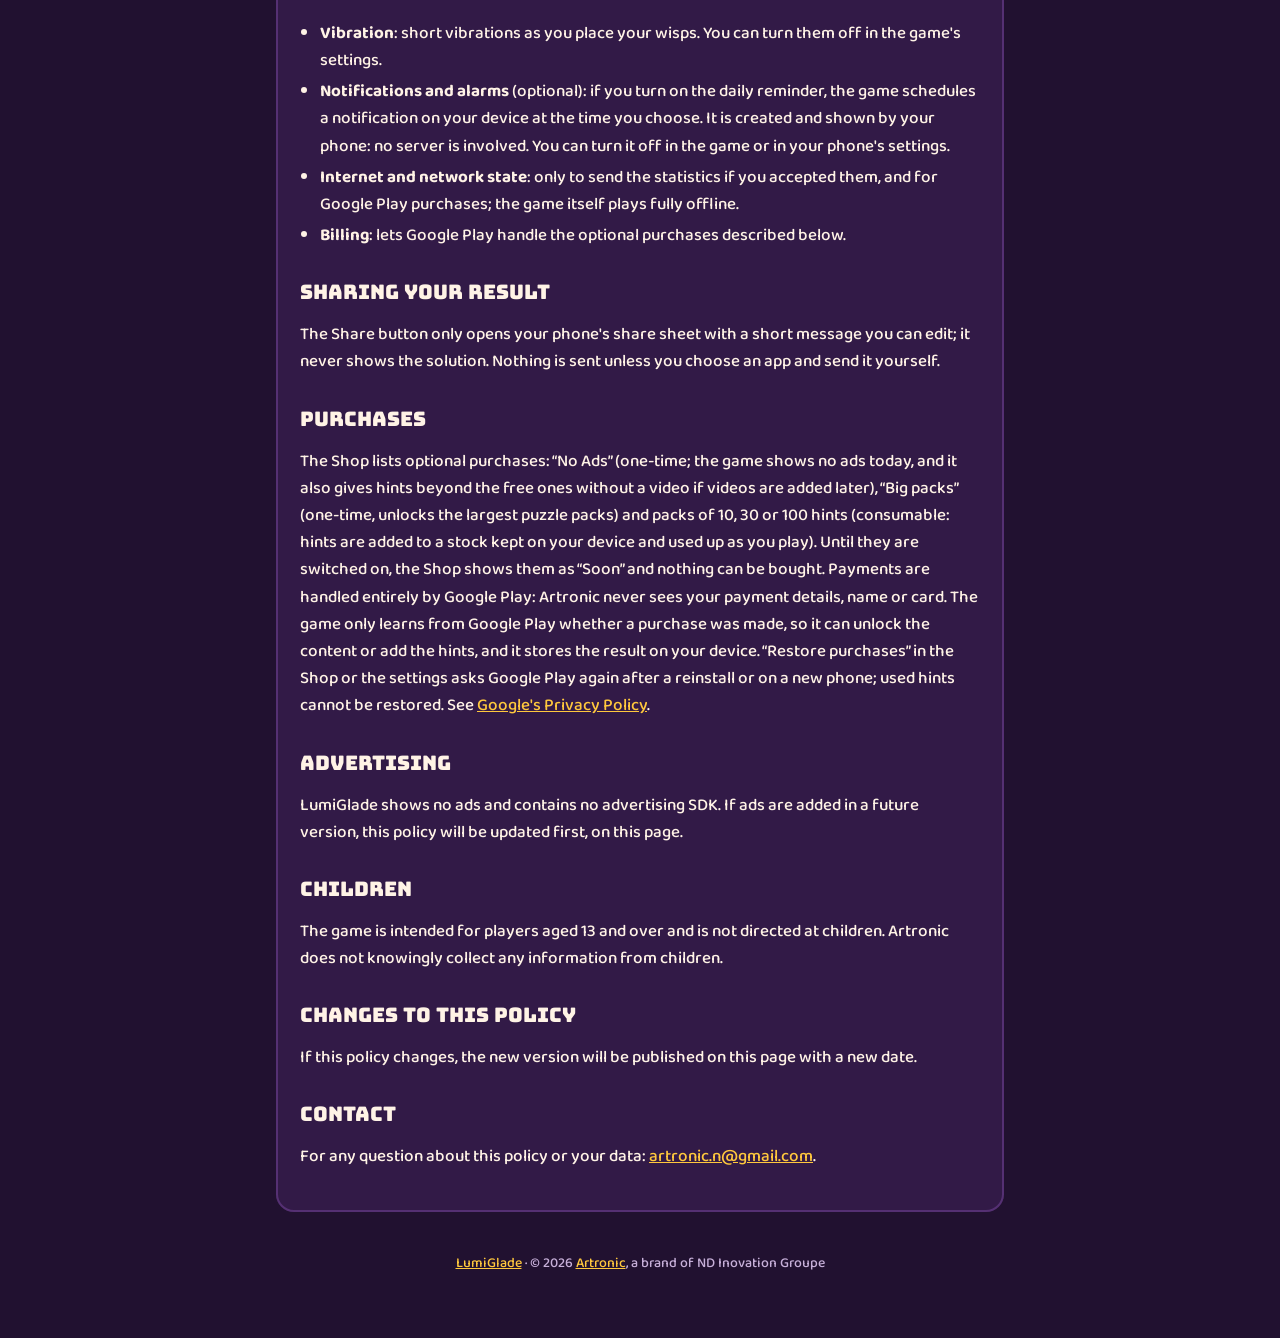
<file: lumiglade/privacy.html>
<!doctype html>
<html lang="en">
<head>
<meta charset="utf-8">
<meta name="viewport" content="width=device-width, initial-scale=1">
<title>LumiGlade · Privacy policy</title>
<meta name="description" content="Privacy policy of the LumiGlade game for Android.">
<link rel="icon" href="img/icon.png">
<link rel="stylesheet" href="../style.css">
</head>
<body>
<main>
  <a href="./"><img class="icon" src="img/icon.png" alt="LumiGlade, back to the game page" width="112" height="112"></a>
  <h1>Privacy policy</h1>
  <p class="lead">Last updated: <!-- DATE -->October 26, 2026</p>
  <div class="card">
    <p>LumiGlade (“the game”) is a logic puzzle game for Android published by ND Inovation Groupe (Paris, France) under its Artronic brand (“Artronic”, “we”). This policy explains what happens to your data when you play.</p>

    <h2>In short</h2>
    <p>Your progress stays on your device. Artronic collects no personal data such as your name, email or location, and has no server. The game shows no ads. It can measure anonymous usage statistics, but only if you accept when it asks. Optional in-game purchases, when they are offered, are handled entirely by Google Play.</p>

    <h2>Data stored on your device</h2>
    <p>To remember your game, LumiGlade saves the following on your device only:</p>
    <ul>
      <li>the grids you solved, your times and stars, your daily streak, your achievements and your collection;</li>
      <li>the grid you are playing, so you can resume it;</li>
      <li>your profile (the player name you choose or the one drawn at random, and your figurine) and your weekly league (points, rank and past weeks). The other players of the league are simulated by the game on your device: your name and points are never sent anywhere;</li>
      <li>your spark gems, your hints and what you bought, if anything;</li>
      <li>your settings (language, theme, colorblind colors, big numbers, sound, vibration, daily reminder, statistics choice).</li>
    </ul>
    <p>This data never leaves your device. You can delete it at any time with <b>Settings → Erase my progress</b> in the game, by clearing the app's data, or by uninstalling the game.</p>

    <h2>Data we collect</h2>
    <p>Artronic has no account system and no server of its own. The game does not access your contacts, location, camera, microphone or files, and it does not use the advertising ID. Artronic itself collects nothing. The only service that can receive data is the optional usage statistics below, which are off until you accept.</p>

    <h2>Anonymous usage statistics (optional)</h2>
    <p>After your first finished grid, the game asks whether we may measure anonymous usage statistics. If you say yes, the game uses <b>Google Firebase Analytics</b> to receive events such as: a grid started, finished or left, its size and difficulty, the time taken, hints asked for and shown, a daily grid started or finished and the length of your streak, a setting changed, a result shared, and basic technical information (app version, Android version, device model, country and language). No name, email or account is collected, and the statistics do not use the advertising ID. The purpose is to see which grids are too hard and to improve the game. The data is processed by Google (see <a href="https://policies.google.com/privacy">Google's Privacy Policy</a> and <a href="https://firebase.google.com/support/privacy">Firebase's privacy information</a>) and is kept in a project owned by Artronic. You can change your choice at any time with <b>Settings → Anonymous statistics</b>; turning it off stops the collection immediately. If you say no, nothing is sent.</p>

    <h2>Permissions</h2>
    <ul>
      <li><b>Vibration</b>: short vibrations as you place your wisps. You can turn them off in the game's settings.</li>
      <li><b>Notifications and alarms</b> (optional): if you turn on the daily reminder, the game schedules a notification on your device at the time you choose. It is created and shown by your phone: no server is involved. You can turn it off in the game or in your phone's settings.</li>
      <li><b>Internet and network state</b>: only to send the statistics if you accepted them, and for Google Play purchases; the game itself plays fully offline.</li>
      <li><b>Billing</b>: lets Google Play handle the optional purchases described below.</li>
    </ul>

    <h2>Sharing your result</h2>
    <p>The Share button only opens your phone's share sheet with a short message you can edit; it never shows the solution. Nothing is sent unless you choose an app and send it yourself.</p>

    <h2>Purchases</h2>
    <p>The Shop lists optional purchases: “No Ads” (one-time; the game shows no ads today, and it also gives hints beyond the free ones without a video if videos are added later), “Big packs” (one-time, unlocks the largest puzzle packs) and packs of 10, 30 or 100 hints (consumable: hints are added to a stock kept on your device and used up as you play). Until they are switched on, the Shop shows them as “Soon” and nothing can be bought. Payments are handled entirely by Google Play: Artronic never sees your payment details, name or card. The game only learns from Google Play whether a purchase was made, so it can unlock the content or add the hints, and it stores the result on your device. “Restore purchases” in the Shop or the settings asks Google Play again after a reinstall or on a new phone; used hints cannot be restored. See <a href="https://policies.google.com/privacy">Google's Privacy Policy</a>.</p>

    <h2>Advertising</h2>
    <p>LumiGlade shows no ads and contains no advertising SDK. If ads are added in a future version, this policy will be updated first, on this page.</p>

    <h2>Children</h2>
    <p>The game is intended for players aged 13 and over and is not directed at children. Artronic does not knowingly collect any information from children.</p>

    <h2>Changes to this policy</h2>
    <p>If this policy changes, the new version will be published on this page with a new date.</p>

    <h2>Contact</h2>
    <p>For any question about this policy or your data: <!-- CONTACT --><a href="mailto:artronic.n@gmail.com">artronic.n@gmail.com</a>.</p>
  </div>
  <footer><a href="./">LumiGlade</a> · © 2026 <a href="../">Artronic</a>, a brand of ND Inovation Groupe</footer>
</main>
</body>
</html>
</file>
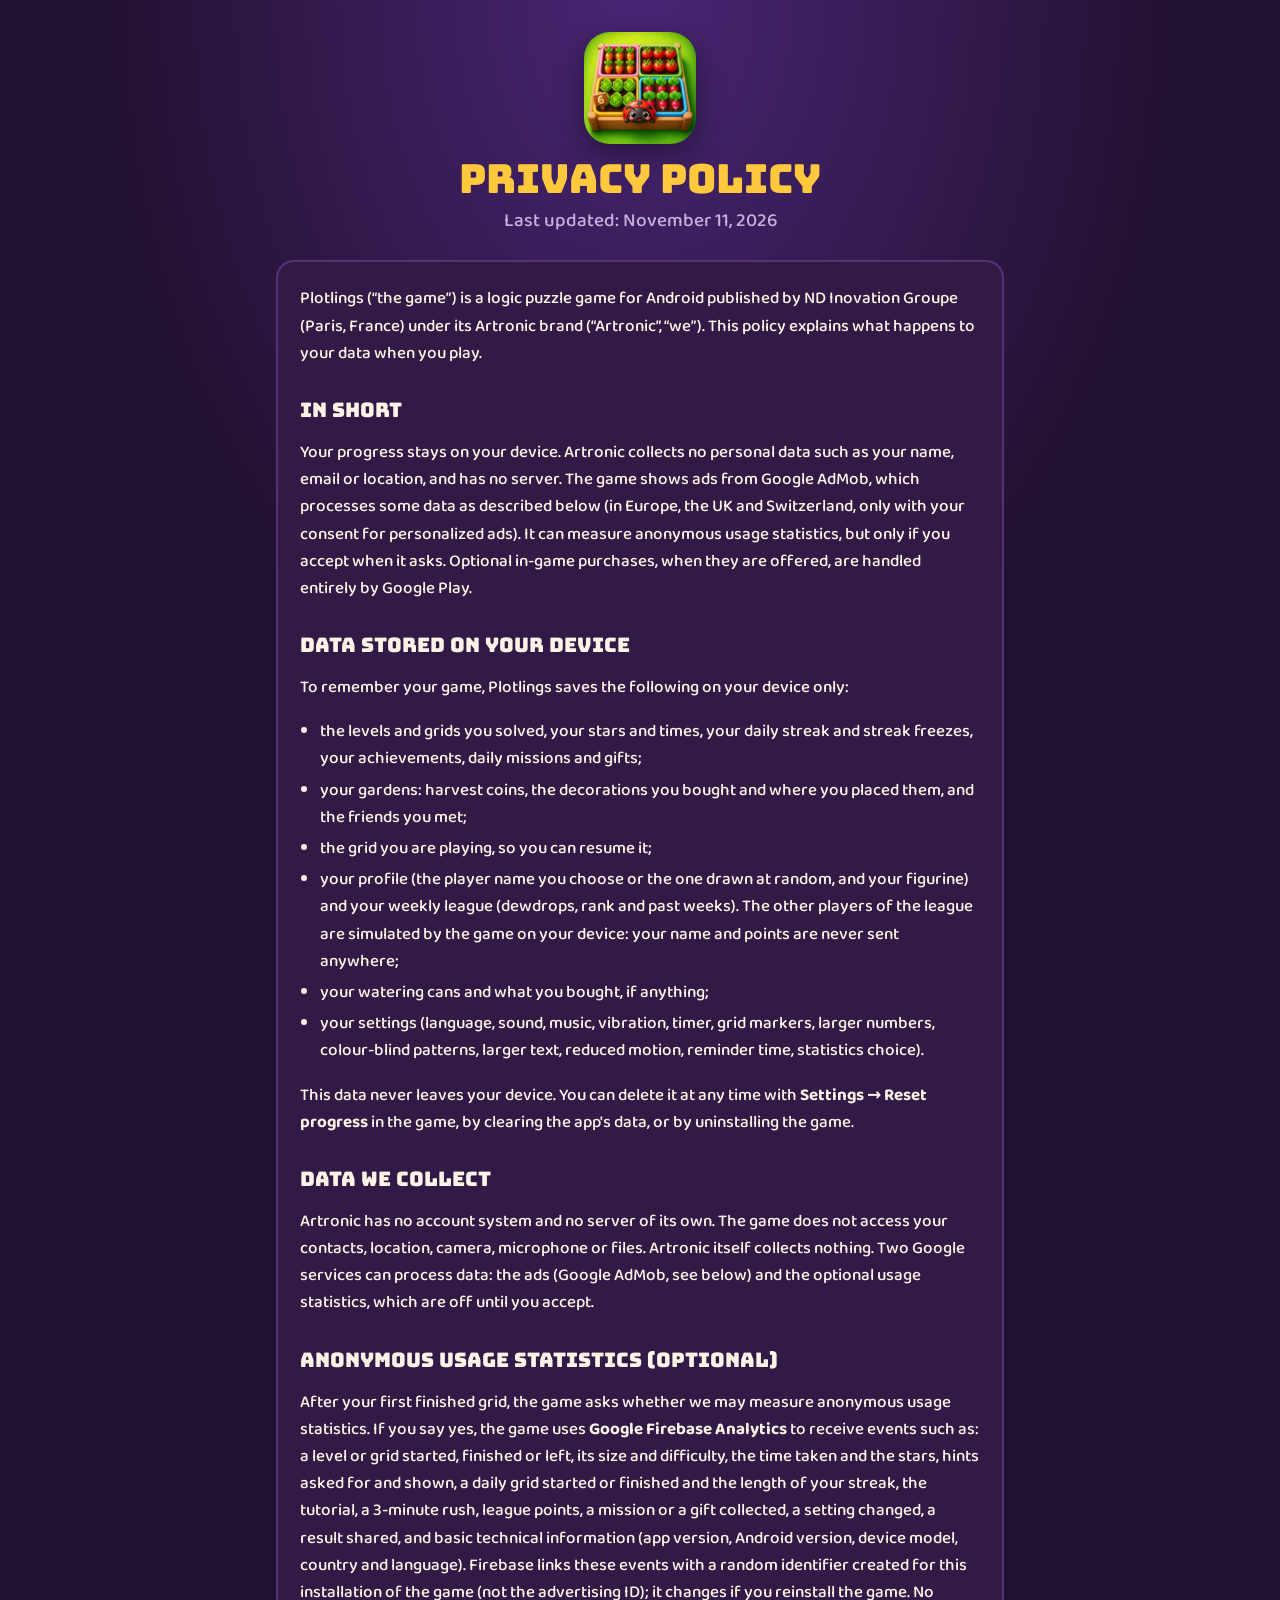
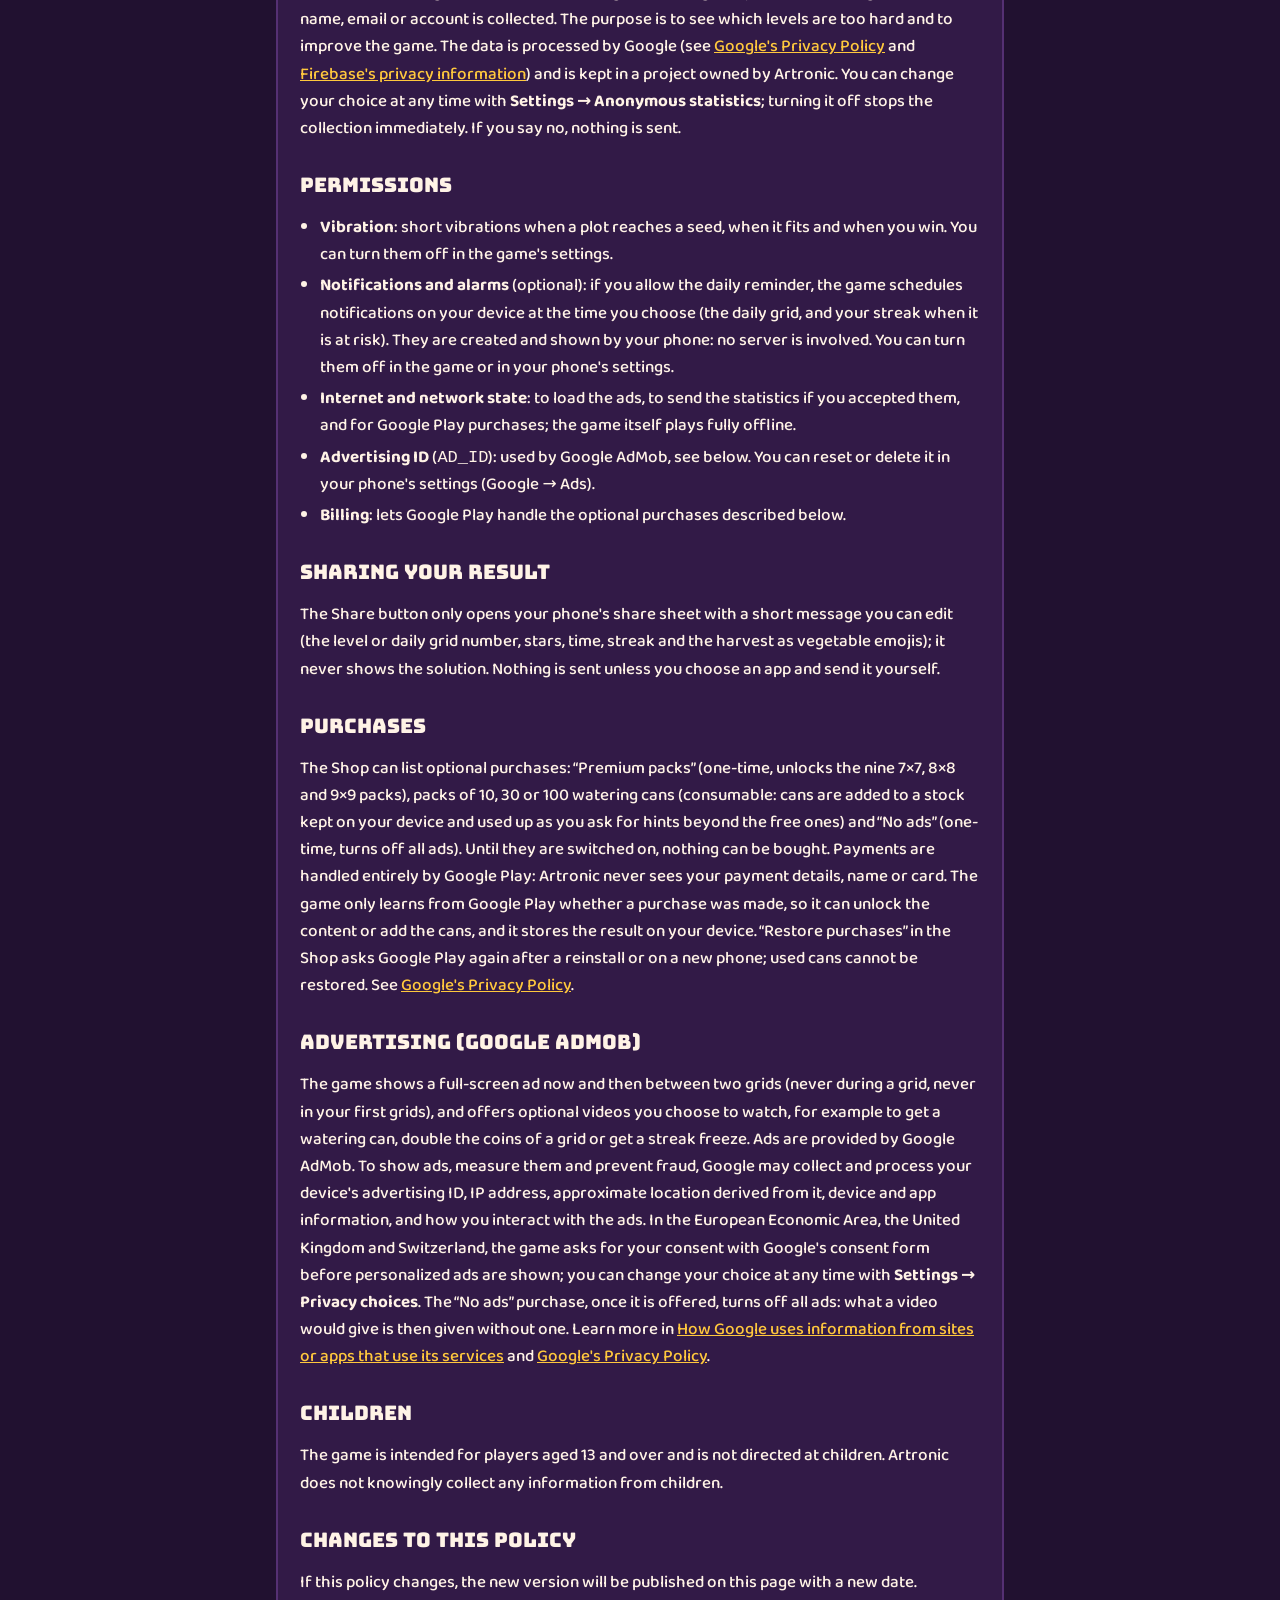
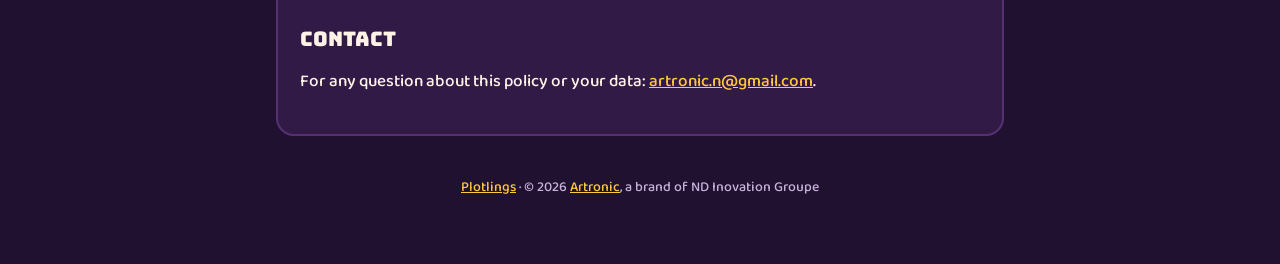
<file: plotlings/privacy.html>
<!doctype html>
<html lang="en">
<head>
<meta charset="utf-8">
<meta name="viewport" content="width=device-width, initial-scale=1">
<title>Plotlings · Privacy policy</title>
<meta name="description" content="Privacy policy of the Plotlings game for Android.">
<link rel="icon" href="img/icon.png">
<link rel="stylesheet" href="../style.css">
</head>
<body>
<main>
  <a href="./"><img class="icon" src="img/icon.png" alt="Plotlings, back to the game page" width="112" height="112"></a>
  <h1>Privacy policy</h1>
  <p class="lead">Last updated: <!-- DATE -->November 11, 2026</p>
  <div class="card">
    <p>Plotlings (“the game”) is a logic puzzle game for Android published by ND Inovation Groupe (Paris, France) under its Artronic brand (“Artronic”, “we”). This policy explains what happens to your data when you play.</p>

    <h2>In short</h2>
    <p>Your progress stays on your device. Artronic collects no personal data such as your name, email or location, and has no server. The game shows ads from Google AdMob, which processes some data as described below (in Europe, the UK and Switzerland, only with your consent for personalized ads). It can measure anonymous usage statistics, but only if you accept when it asks. Optional in-game purchases, when they are offered, are handled entirely by Google Play.</p>

    <h2>Data stored on your device</h2>
    <p>To remember your game, Plotlings saves the following on your device only:</p>
    <ul>
      <li>the levels and grids you solved, your stars and times, your daily streak and streak freezes, your achievements, daily missions and gifts;</li>
      <li>your gardens: harvest coins, the decorations you bought and where you placed them, and the friends you met;</li>
      <li>the grid you are playing, so you can resume it;</li>
      <li>your profile (the player name you choose or the one drawn at random, and your figurine) and your weekly league (dewdrops, rank and past weeks). The other players of the league are simulated by the game on your device: your name and points are never sent anywhere;</li>
      <li>your watering cans and what you bought, if anything;</li>
      <li>your settings (language, sound, music, vibration, timer, grid markers, larger numbers, colour-blind patterns, larger text, reduced motion, reminder time, statistics choice).</li>
    </ul>
    <p>This data never leaves your device. You can delete it at any time with <b>Settings → Reset progress</b> in the game, by clearing the app's data, or by uninstalling the game.</p>

    <h2>Data we collect</h2>
    <p>Artronic has no account system and no server of its own. The game does not access your contacts, location, camera, microphone or files. Artronic itself collects nothing. Two Google services can process data: the ads (Google AdMob, see below) and the optional usage statistics, which are off until you accept.</p>

    <h2>Anonymous usage statistics (optional)</h2>
    <p>After your first finished grid, the game asks whether we may measure anonymous usage statistics. If you say yes, the game uses <b>Google Firebase Analytics</b> to receive events such as: a level or grid started, finished or left, its size and difficulty, the time taken and the stars, hints asked for and shown, a daily grid started or finished and the length of your streak, the tutorial, a 3-minute rush, league points, a mission or a gift collected, a setting changed, a result shared, and basic technical information (app version, Android version, device model, country and language). Firebase links these events with a random identifier created for this installation of the game (not the advertising ID); it changes if you reinstall the game. No name, email or account is collected. The purpose is to see which levels are too hard and to improve the game. The data is processed by Google (see <a href="https://policies.google.com/privacy">Google's Privacy Policy</a> and <a href="https://firebase.google.com/support/privacy">Firebase's privacy information</a>) and is kept in a project owned by Artronic. You can change your choice at any time with <b>Settings → Anonymous statistics</b>; turning it off stops the collection immediately. If you say no, nothing is sent.</p>

    <h2>Permissions</h2>
    <ul>
      <li><b>Vibration</b>: short vibrations when a plot reaches a seed, when it fits and when you win. You can turn them off in the game's settings.</li>
      <li><b>Notifications and alarms</b> (optional): if you allow the daily reminder, the game schedules notifications on your device at the time you choose (the daily grid, and your streak when it is at risk). They are created and shown by your phone: no server is involved. You can turn them off in the game or in your phone's settings.</li>
      <li><b>Internet and network state</b>: to load the ads, to send the statistics if you accepted them, and for Google Play purchases; the game itself plays fully offline.</li>
      <li><b>Advertising ID</b> (<code>AD_ID</code>): used by Google AdMob, see below. You can reset or delete it in your phone's settings (Google → Ads).</li>
      <li><b>Billing</b>: lets Google Play handle the optional purchases described below.</li>
    </ul>

    <h2>Sharing your result</h2>
    <p>The Share button only opens your phone's share sheet with a short message you can edit (the level or daily grid number, stars, time, streak and the harvest as vegetable emojis); it never shows the solution. Nothing is sent unless you choose an app and send it yourself.</p>

    <h2>Purchases</h2>
    <p>The Shop can list optional purchases: “Premium packs” (one-time, unlocks the nine 7×7, 8×8 and 9×9 packs), packs of 10, 30 or 100 watering cans (consumable: cans are added to a stock kept on your device and used up as you ask for hints beyond the free ones) and “No ads” (one-time, turns off all ads). Until they are switched on, nothing can be bought. Payments are handled entirely by Google Play: Artronic never sees your payment details, name or card. The game only learns from Google Play whether a purchase was made, so it can unlock the content or add the cans, and it stores the result on your device. “Restore purchases” in the Shop asks Google Play again after a reinstall or on a new phone; used cans cannot be restored. See <a href="https://policies.google.com/privacy">Google's Privacy Policy</a>.</p>

    <h2>Advertising (Google AdMob)</h2>
    <p>The game shows a full-screen ad now and then between two grids (never during a grid, never in your first grids), and offers optional videos you choose to watch, for example to get a watering can, double the coins of a grid or get a streak freeze. Ads are provided by Google AdMob. To show ads, measure them and prevent fraud, Google may collect and process your device's advertising ID, IP address, approximate location derived from it, device and app information, and how you interact with the ads. In the European Economic Area, the United Kingdom and Switzerland, the game asks for your consent with Google's consent form before personalized ads are shown; you can change your choice at any time with <b>Settings → Privacy choices</b>. The “No ads” purchase, once it is offered, turns off all ads: what a video would give is then given without one. Learn more in <a href="https://policies.google.com/technologies/partner-sites">How Google uses information from sites or apps that use its services</a> and <a href="https://policies.google.com/privacy">Google's Privacy Policy</a>.</p>

    <h2>Children</h2>
    <p>The game is intended for players aged 13 and over and is not directed at children. Artronic does not knowingly collect any information from children.</p>

    <h2>Changes to this policy</h2>
    <p>If this policy changes, the new version will be published on this page with a new date.</p>

    <h2>Contact</h2>
    <p>For any question about this policy or your data: <!-- CONTACT --><a href="mailto:artronic.n@gmail.com">artronic.n@gmail.com</a>.</p>
  </div>
  <footer><a href="./">Plotlings</a> · © 2026 <a href="../">Artronic</a>, a brand of ND Inovation Groupe</footer>
</main>
</body>
</html>
</file>
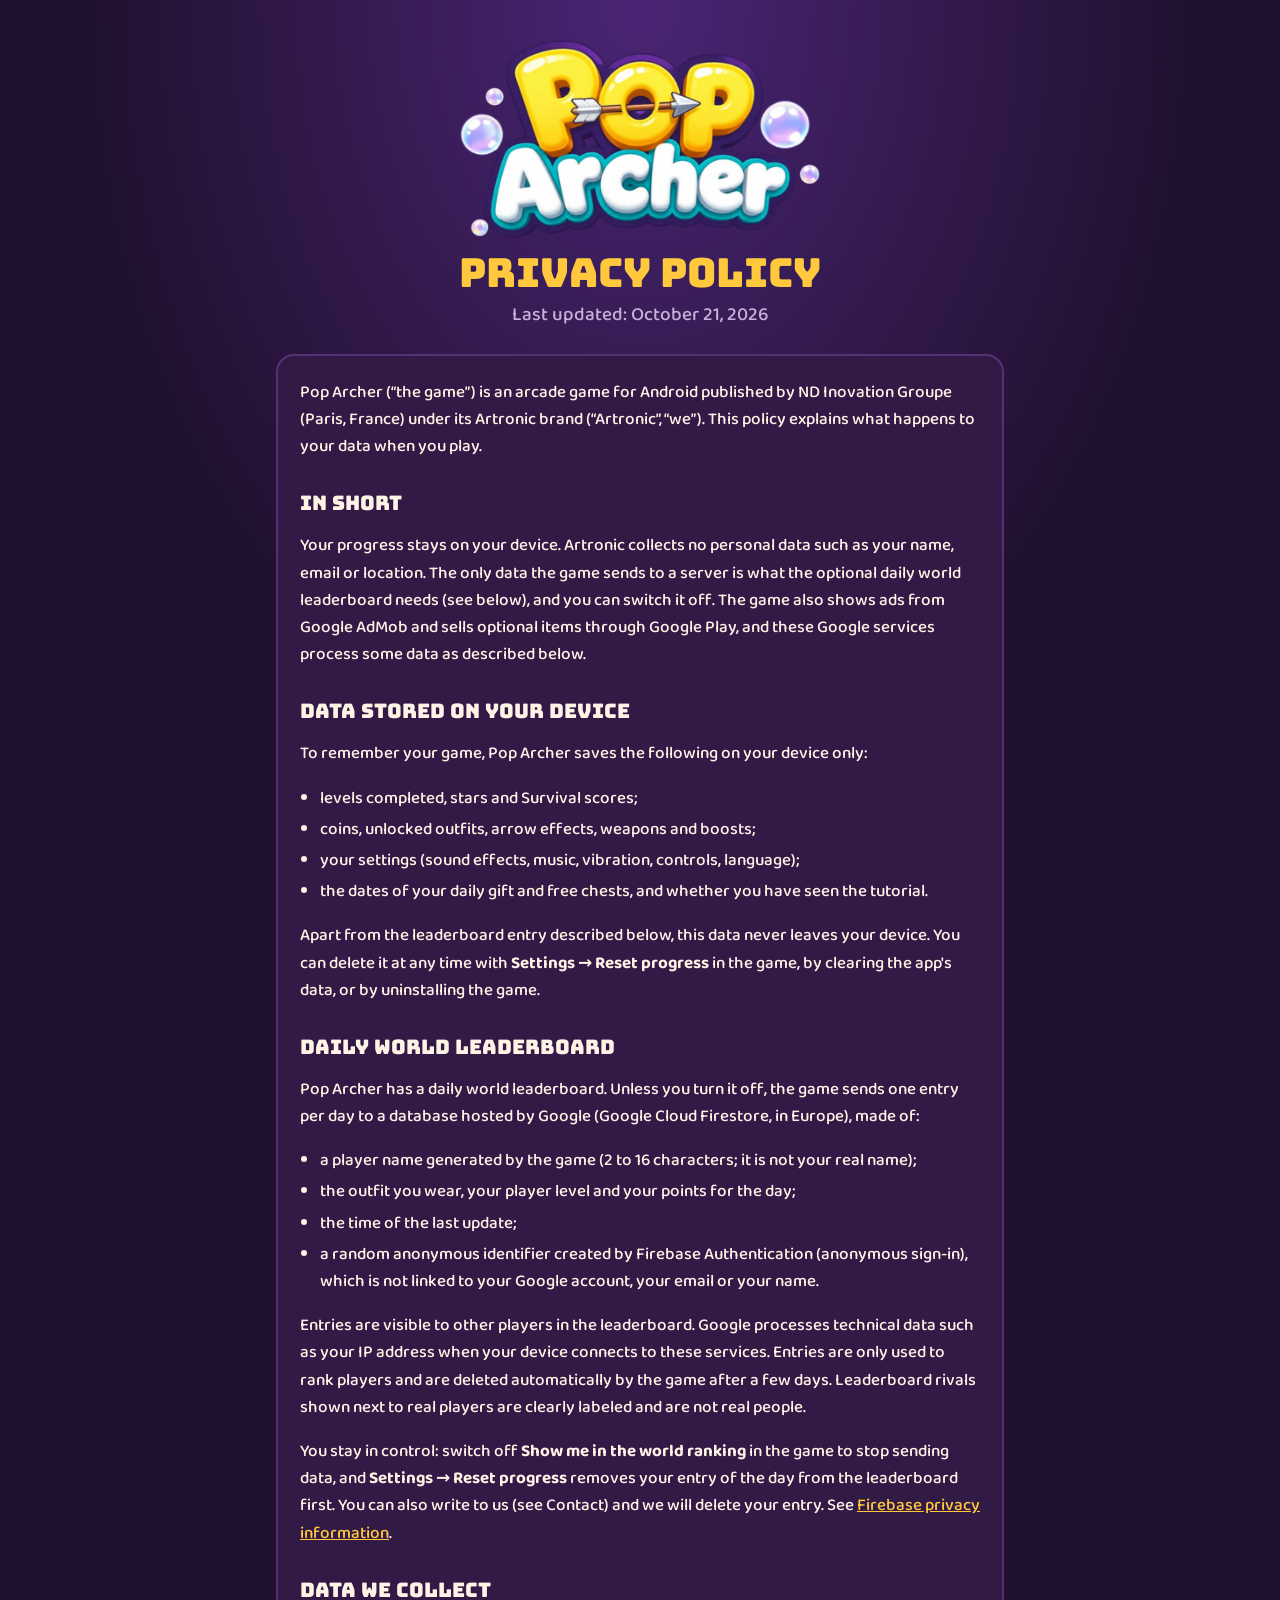
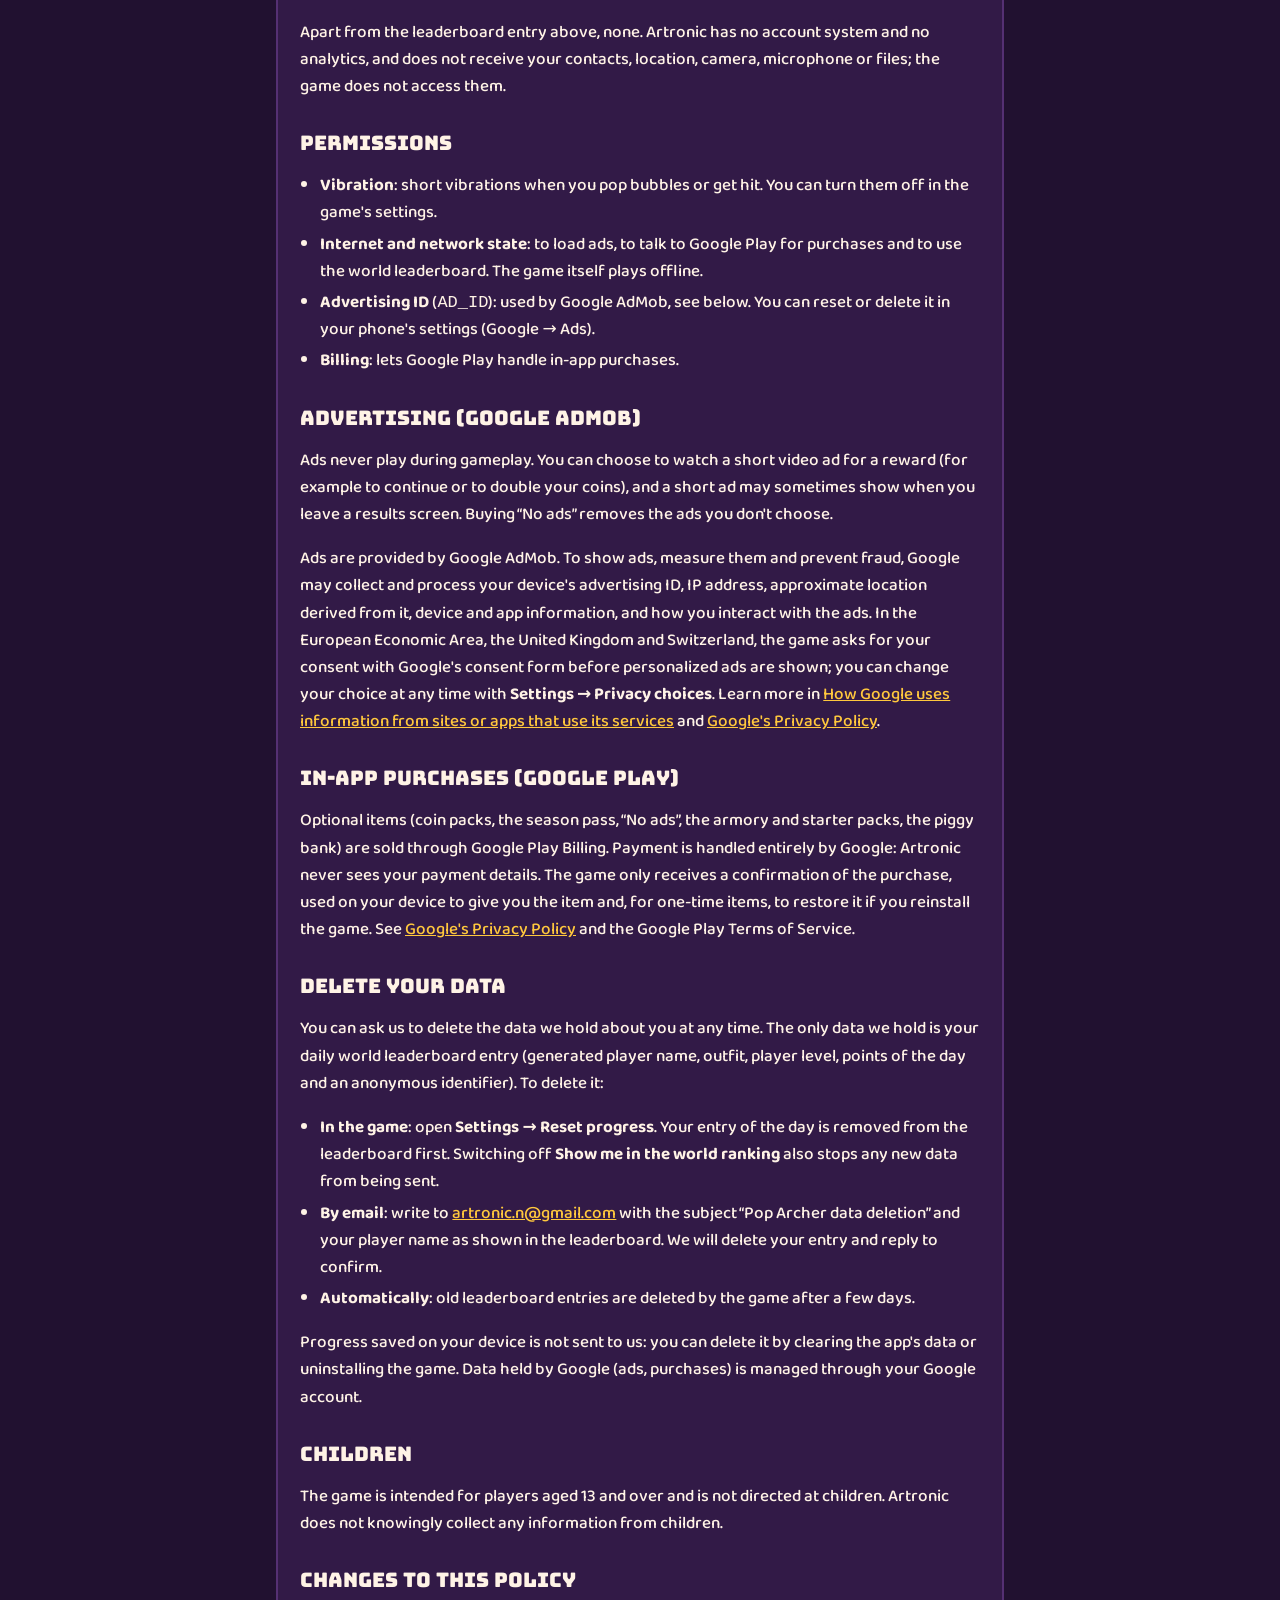
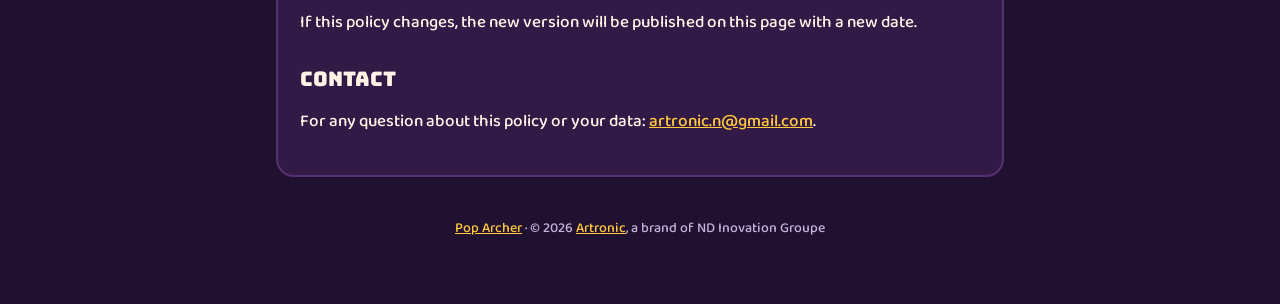
<file: pop-archer/privacy.html>
<!doctype html>
<html lang="en">
<head>
<meta charset="utf-8">
<meta name="viewport" content="width=device-width, initial-scale=1">
<title>Pop Archer · Privacy policy</title>
<meta name="description" content="Privacy policy of the Pop Archer game for Android.">
<link rel="icon" href="img/icon.png">
<link rel="stylesheet" href="../style.css">
</head>
<body>
<main>
  <a href="./"><img class="logo" src="img/logo.webp" alt="Pop Archer, back to the home page" width="822" height="451"></a>
  <h1>Privacy policy</h1>
  <p class="lead">Last updated: <!-- DATE -->October 21, 2026</p>
  <div class="card">
    <p>Pop Archer (“the game”) is an arcade game for Android published by ND Inovation Groupe (Paris, France) under its Artronic brand (“Artronic”, “we”). This policy explains what happens to your data when you play.</p>

    <h2>In short</h2>
    <p>Your progress stays on your device. Artronic collects no personal data such as your name, email or location. The only data the game sends to a server is what the optional daily world leaderboard needs (see below), and you can switch it off. The game also shows ads from Google AdMob and sells optional items through Google Play, and these Google services process some data as described below.</p>

    <h2>Data stored on your device</h2>
    <p>To remember your game, Pop Archer saves the following on your device only:</p>
    <ul>
      <li>levels completed, stars and Survival scores;</li>
      <li>coins, unlocked outfits, arrow effects, weapons and boosts;</li>
      <li>your settings (sound effects, music, vibration, controls, language);</li>
      <li>the dates of your daily gift and free chests, and whether you have seen the tutorial.</li>
    </ul>
    <p>Apart from the leaderboard entry described below, this data never leaves your device. You can delete it at any time with <b>Settings → Reset progress</b> in the game, by clearing the app's data, or by uninstalling the game.</p>

    <h2>Daily world leaderboard</h2>
    <p>Pop Archer has a daily world leaderboard. Unless you turn it off, the game sends one entry per day to a database hosted by Google (Google Cloud Firestore, in Europe), made of:</p>
    <ul>
      <li>a player name generated by the game (2 to 16 characters; it is not your real name);</li>
      <li>the outfit you wear, your player level and your points for the day;</li>
      <li>the time of the last update;</li>
      <li>a random anonymous identifier created by Firebase Authentication (anonymous sign-in), which is not linked to your Google account, your email or your name.</li>
    </ul>
    <p>Entries are visible to other players in the leaderboard. Google processes technical data such as your IP address when your device connects to these services. Entries are only used to rank players and are deleted automatically by the game after a few days. Leaderboard rivals shown next to real players are clearly labeled and are not real people.</p>
    <p>You stay in control: switch off <b>Show me in the world ranking</b> in the game to stop sending data, and <b>Settings → Reset progress</b> removes your entry of the day from the leaderboard first. You can also write to us (see Contact) and we will delete your entry. See <a href="https://firebase.google.com/support/privacy">Firebase privacy information</a>.</p>

    <h2>Data we collect</h2>
    <p>Apart from the leaderboard entry above, none. Artronic has no account system and no analytics, and does not receive your contacts, location, camera, microphone or files; the game does not access them.</p>

    <h2>Permissions</h2>
    <ul>
      <li><b>Vibration</b>: short vibrations when you pop bubbles or get hit. You can turn them off in the game's settings.</li>
      <li><b>Internet and network state</b>: to load ads, to talk to Google Play for purchases and to use the world leaderboard. The game itself plays offline.</li>
      <li><b>Advertising ID</b> (<code>AD_ID</code>): used by Google AdMob, see below. You can reset or delete it in your phone's settings (Google → Ads).</li>
      <li><b>Billing</b>: lets Google Play handle in-app purchases.</li>
    </ul>

    <h2>Advertising (Google AdMob)</h2>
    <p>Ads never play during gameplay. You can choose to watch a short video ad for a reward (for example to continue or to double your coins), and a short ad may sometimes show when you leave a results screen. Buying “No ads” removes the ads you don't choose.</p>
    <p>Ads are provided by Google AdMob. To show ads, measure them and prevent fraud, Google may collect and process your device's advertising ID, IP address, approximate location derived from it, device and app information, and how you interact with the ads. In the European Economic Area, the United Kingdom and Switzerland, the game asks for your consent with Google's consent form before personalized ads are shown; you can change your choice at any time with <b>Settings → Privacy choices</b>. Learn more in <a href="https://policies.google.com/technologies/partner-sites">How Google uses information from sites or apps that use its services</a> and <a href="https://policies.google.com/privacy">Google's Privacy Policy</a>.</p>

    <h2>In-app purchases (Google Play)</h2>
    <p>Optional items (coin packs, the season pass, “No ads”, the armory and starter packs, the piggy bank) are sold through Google Play Billing. Payment is handled entirely by Google: Artronic never sees your payment details. The game only receives a confirmation of the purchase, used on your device to give you the item and, for one-time items, to restore it if you reinstall the game. See <a href="https://policies.google.com/privacy">Google's Privacy Policy</a> and the Google Play Terms of Service.</p>

    <h2 id="delete-data">Delete your data</h2>
    <p>You can ask us to delete the data we hold about you at any time. The only data we hold is your daily world leaderboard entry (generated player name, outfit, player level, points of the day and an anonymous identifier). To delete it:</p>
    <ul>
      <li><b>In the game</b>: open <b>Settings → Reset progress</b>. Your entry of the day is removed from the leaderboard first. Switching off <b>Show me in the world ranking</b> also stops any new data from being sent.</li>
      <li><b>By email</b>: write to <a href="mailto:artronic.n@gmail.com?subject=Pop%20Archer%20data%20deletion">artronic.n@gmail.com</a> with the subject “Pop Archer data deletion” and your player name as shown in the leaderboard. We will delete your entry and reply to confirm.</li>
      <li><b>Automatically</b>: old leaderboard entries are deleted by the game after a few days.</li>
    </ul>
    <p>Progress saved on your device is not sent to us: you can delete it by clearing the app's data or uninstalling the game. Data held by Google (ads, purchases) is managed through your Google account.</p>

    <h2>Children</h2>
    <p>The game is intended for players aged 13 and over and is not directed at children. Artronic does not knowingly collect any information from children.</p>

    <h2>Changes to this policy</h2>
    <p>If this policy changes, the new version will be published on this page with a new date.</p>

    <h2>Contact</h2>
    <p>For any question about this policy or your data: <!-- CONTACT --><a href="mailto:artronic.n@gmail.com">artronic.n@gmail.com</a>.</p>
  </div>
  <footer><a href="./">Pop Archer</a> · © 2026 <a href="../">Artronic</a>, a brand of ND Inovation Groupe</footer>
</main>
</body>
</html>
</file>
<file: style.css>
/* Site d'Artronic (GitHub Pages) : aucune ressource externe, polices locales. */
@font-face { font-family: 'Bungee'; src: url(fonts/Bungee-400.woff2) format('woff2'); font-display: swap; }
@font-face { font-family: 'Baloo 2'; src: url(fonts/Baloo2.woff2) format('woff2'); font-weight: 500 800; font-display: swap; }
:root {
  --bg: #211130; --card: #321a47; --edge: #553073; --ink: #fff3e6; --muted: #c7b0d9; --gold: #ffc83d; --red: #ff5a4e;
  color-scheme: dark;
}
* { box-sizing: border-box; }
body {
  margin: 0; background: radial-gradient(ellipse at 50% 0%, #4a2575, var(--bg) 60%) fixed, var(--bg);
  color: var(--ink); font: 500 17px/1.6 'Baloo 2', 'Trebuchet MS', system-ui, sans-serif;
}
main { max-width: 760px; margin: 0 auto; padding: 32px 16px 64px; }
a { color: var(--gold); }
a:focus-visible { outline: 3px solid var(--gold); outline-offset: 2px; }
.logo { display: block; width: min(360px, 80%); height: auto; margin: 8px auto 12px; }
h1, h2 { font-family: 'Bungee', 'Arial Black', sans-serif; font-weight: 400; line-height: 1.15; }
h1 { font-size: clamp(28px, 6vw, 40px); color: var(--gold); text-align: center; margin: 12px 0 4px; }
h2 { font-size: 20px; color: var(--ink); margin: 32px 0 8px; }
.lead { text-align: center; color: var(--muted); font-size: 19px; margin: 0 auto 24px; max-width: 34em; }
.card { background: var(--card); border-radius: 18px; box-shadow: inset 0 0 0 2px var(--edge); padding: 8px 24px 24px; }
.card p, .card li { color: var(--ink); }
.muted { color: var(--muted); }
ul { padding-left: 1.2em; }
li { margin: 4px 0; }
.links { display: flex; gap: 12px; justify-content: center; flex-wrap: wrap; margin: 24px 0; }
.btn {
  display: inline-block; font-family: 'Bungee', 'Arial Black', sans-serif; font-size: 15px; text-decoration: none;
  color: var(--bg); background: var(--gold); padding: 10px 18px 8px; border-radius: 12px; box-shadow: 0 4px 0 #b07a12;
}
.btn.ghost { color: var(--ink); background: var(--card); box-shadow: 0 4px 0 #120819, inset 0 0 0 2px var(--edge); }
.icon { display: block; width: 112px; height: 112px; border-radius: 26px; margin: 0 auto; box-shadow: 0 10px 30px rgba(0,0,0,.4); }
footer { text-align: center; color: var(--muted); font-size: 14px; margin-top: 40px; }
.game { display: flex; gap: 16px; align-items: flex-start; margin-top: 16px; }
.game img { width: 72px; height: 72px; border-radius: 18px; flex: none; }
.game h3 { font-family: 'Bungee', 'Arial Black', sans-serif; font-weight: 400; font-size: 18px; margin: 4px 0; }
.game p { margin: 4px 0; }
.small { font-size: 15px; }
</file>
